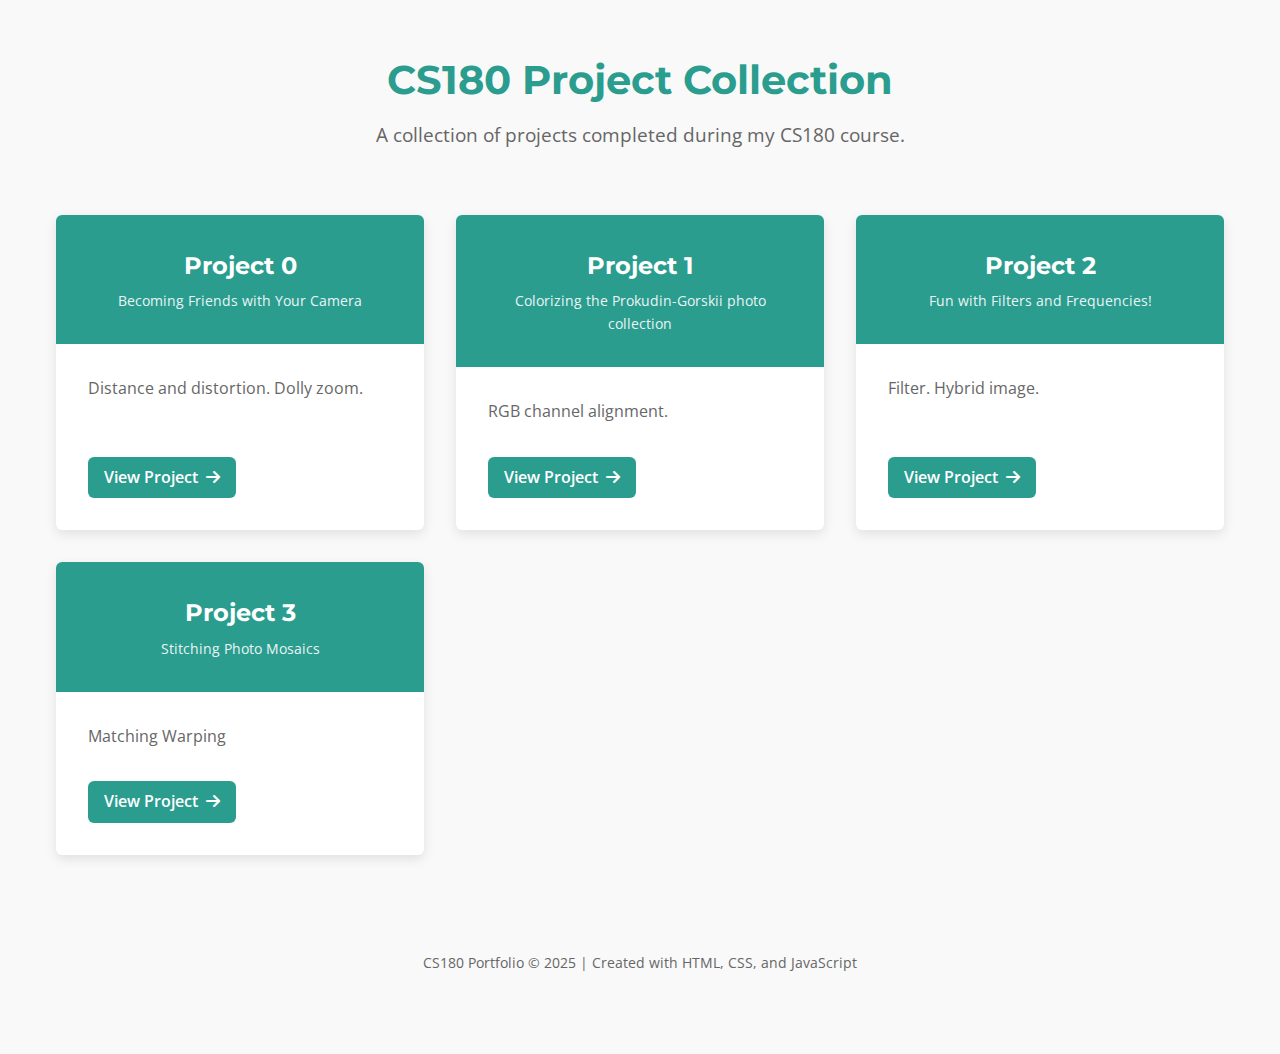
<file: index.html>
<!DOCTYPE html>
<html lang="en">
<head>
    <meta charset="UTF-8">
    <meta name="viewport" content="width=device-width, initial-scale=1.0">
    <title>CS180 projects</title>
    <link rel="stylesheet" href="https://cdnjs.cloudflare.com/ajax/libs/font-awesome/6.4.0/css/all.min.css">
    <link href="https://fonts.googleapis.com/css2?family=Montserrat:wght@400;600;700&family=Open+Sans:wght@400;500&display=swap" rel="stylesheet">
    <style>
        :root {
            /* Colors */
            --color-bg: #f9f9f9;
            --color-text: #333;
            --color-accent: #2a9d8f;
            --color-muted: #666;
            /* Spacing */
            --space-xs: 4px;
            --space-sm: 8px;
            --space-md: 16px;
            --space-lg: 32px;
            --space-xl: 64px;
            /* Radius & shadow */
            --radius: 6px;
            --shadow: rgba(0,0,0,0.1) 0px 4px 12px;
            --shadow-hover: rgba(0,0,0,0.2) 0px 6px 18px;
            /* Typo */
            --font-body: 'Open Sans', sans-serif;
            --font-heading: 'Montserrat', sans-serif;
        }

        * {
            box-sizing: border-box;
            margin: 0;
            padding: 0;
        }

        body {
            font-family: var(--font-body);
            background: var(--color-bg);
            color: var(--color-text);
            line-height: 1.6;
            -webkit-text-size-adjust: 100%;
            min-height: 100vh;
            padding: var(--space-md);
        }

        .container {
            max-width: 1200px;
            width: 100%;
            margin: auto;
            padding: var(--space-lg) var(--space-md);
            transition: padding 0.3s ease;
        }

        header {
            text-align: center;
            margin-bottom: var(--space-lg);
        }

        h1 {
            font-family: var(--font-heading);
            font-size: 2.5rem;
            color: var(--color-accent);
            margin-bottom: var(--space-sm);
            transition: font-size 0.3s ease;
        }

        .subtitle {
            font-size: 1.2rem;
            color: var(--color-muted);
            max-width: 600px;
            margin: 0 auto;
        }

        .projects-container {
            display: grid;
            grid-template-columns: repeat(auto-fill, minmax(300px, 1fr));
            gap: var(--space-lg);
            margin-top: var(--space-xl);
        }

        .project-card {
            background: white;
            border-radius: var(--radius);
            overflow: hidden;
            box-shadow: var(--shadow);
            transition: all 0.3s ease;
            display: flex;
            flex-direction: column;
        }

        .project-card:hover {
            transform: translateY(-10px);
            box-shadow: var(--shadow-hover);
        }

        .project-header {
            background: var(--color-accent);
            color: white;
            padding: var(--space-lg);
            text-align: center;
        }

        .project-title {
            font-family: var(--font-heading);
            font-size: 1.5rem;
            margin-bottom: var(--space-xs);
        }

        .project-number {
            font-size: 0.9rem;
            opacity: 0.9;
        }

        .project-content {
            padding: var(--space-lg);
            flex-grow: 1;
            display: flex;
            flex-direction: column;
        }

        .project-description {
            margin-bottom: var(--space-lg);
            color: var(--color-muted);
            flex-grow: 1;
        }

        .project-link {
            display: inline-block;
            background: var(--color-accent);
            color: white;
            padding: var(--space-sm) var(--space-md);
            border-radius: var(--radius);
            text-decoration: none;
            font-weight: 600;
            text-align: center;
            transition: all 0.3s ease;
            align-self: flex-start;
        }

        .project-link:hover {
            background: #238277; /* 稍微深一点的强调色 */
            transform: scale(1.05);
        }

        .project-link i {
            margin-left: var(--space-xs);
        }

        footer {
            text-align: center;
            margin-top: var(--space-xl);
            padding: var(--space-lg);
            color: var(--color-muted);
            font-size: 0.9rem;
        }

        /* —— 响应式调整 —— */
        @media (max-width: 768px) {
            .container {
                padding: var(--space-md) var(--space-sm);
            }
            
            h1 {
                font-size: 2rem;
            }
            
            .subtitle {
                font-size: 1rem;
            }
            
            .projects-container {
                grid-template-columns: 1fr;
                gap: var(--space-md);
            }
        }

        @media (max-width: 480px) {
            h1 {
                font-size: 1.75rem;
            }
            
            .subtitle {
                font-size: 0.9rem;
            }
            
            .container {
                padding: var(--space-md) var(--space-xs);
            }
        }
    </style>
</head>
<body>
    <div class="container">
        <header>
            <h1>CS180 Project Collection</h1>
            <p class="subtitle">A collection of projects completed during my CS180 course.</p>
        </header>
        
        <div class="projects-container">
            <div class="project-card">
                <div class="project-header">
                    <h2 class="project-title">Project 0</h2>
                    <div class="project-number">Becoming Friends with Your Camera</div>
                </div>
                <div class="project-content">
                    <p class="project-description">Distance and distortion. Dolly zoom.</p>
                    <a href="./1/index.html" class="project-link">View Project <i class="fas fa-arrow-right"></i></a>
                </div>
            </div>
            
            <div class="project-card">
                <div class="project-header">
                    <h2 class="project-title">Project 1</h2>
                    <div class="project-number">Colorizing the Prokudin-Gorskii photo collection</div>
                </div>
                <div class="project-content">
                    <p class="project-description">RGB channel alignment.</p>
                    <a href="./2/index.html" class="project-link">View Project <i class="fas fa-arrow-right"></i></a>
                </div>
            </div>
            
            <div class="project-card">
                <div class="project-header">
                    <h2 class="project-title">Project 2</h2>
                    <div class="project-number">Fun with Filters and Frequencies!</div>
                </div>
                <div class="project-content">
                    <p class="project-description">Filter. Hybrid image.</p>
                    <a href="./3/index.html" class="project-link">View Project <i class="fas fa-arrow-right"></i></a>
                </div>
            </div>

            <div class="project-card">
                <div class="project-header">
                    <h2 class="project-title">Project 3</h2>
                    <div class="project-number">Stitching Photo Mosaics</div>
                </div>
                <div class="project-content">
                    <p class="project-description">Matching Warping</p>
                    <a href="./4/index.html" class="project-link">View Project <i class="fas fa-arrow-right"></i></a>
                </div>
            </div>

            <div class="project-card">
                <div class="project-header">
                    <h2 class="project-title">Project 4</h2>
                    <div class="project-number">Neural Radiance Field (NeRF)</div>
                </div>
                <div class="project-content">
                    <p class="project-description">3D Scene Reconstruction</p>
                    <a href="./5/index.html" class="project-link">View Project <i class="fas fa-arrow-right"></i></a>
                </div>
            </div>

            <div class="project-card">
                <div class="project-header">
                    <h2 class="project-title">Project 5</h2>
                    <div class="project-number">Fun With Diffusion Models!</div>
                </div>
                <div class="project-content">
                    <p class="project-description">Diffusion model</p>
                    <a href="./6/index.html" class="project-link">View Project <i class="fas fa-arrow-right"></i></a>
                </div>
            </div>

        </div>
        
        <footer>
            <p>CS180 Portfolio &copy; 2025 | Created with HTML, CSS, and JavaScript</p>
        </footer>
    </div>

    <script>
        // 添加简单的页面加载动画
        document.addEventListener('DOMContentLoaded', function() {
            const cards = document.querySelectorAll('.project-card');
            
            cards.forEach((card, index) => {
                card.style.opacity = '0';
                card.style.transform = 'translateY(20px)';
                
                setTimeout(() => {
                    card.style.transition = 'opacity 0.5s ease, transform 0.5s ease';
                    card.style.opacity = '1';
                    card.style.transform = 'translateY(0)';
                }, index * 200);
            });
        });
    </script>
</body>
</html>
</file>
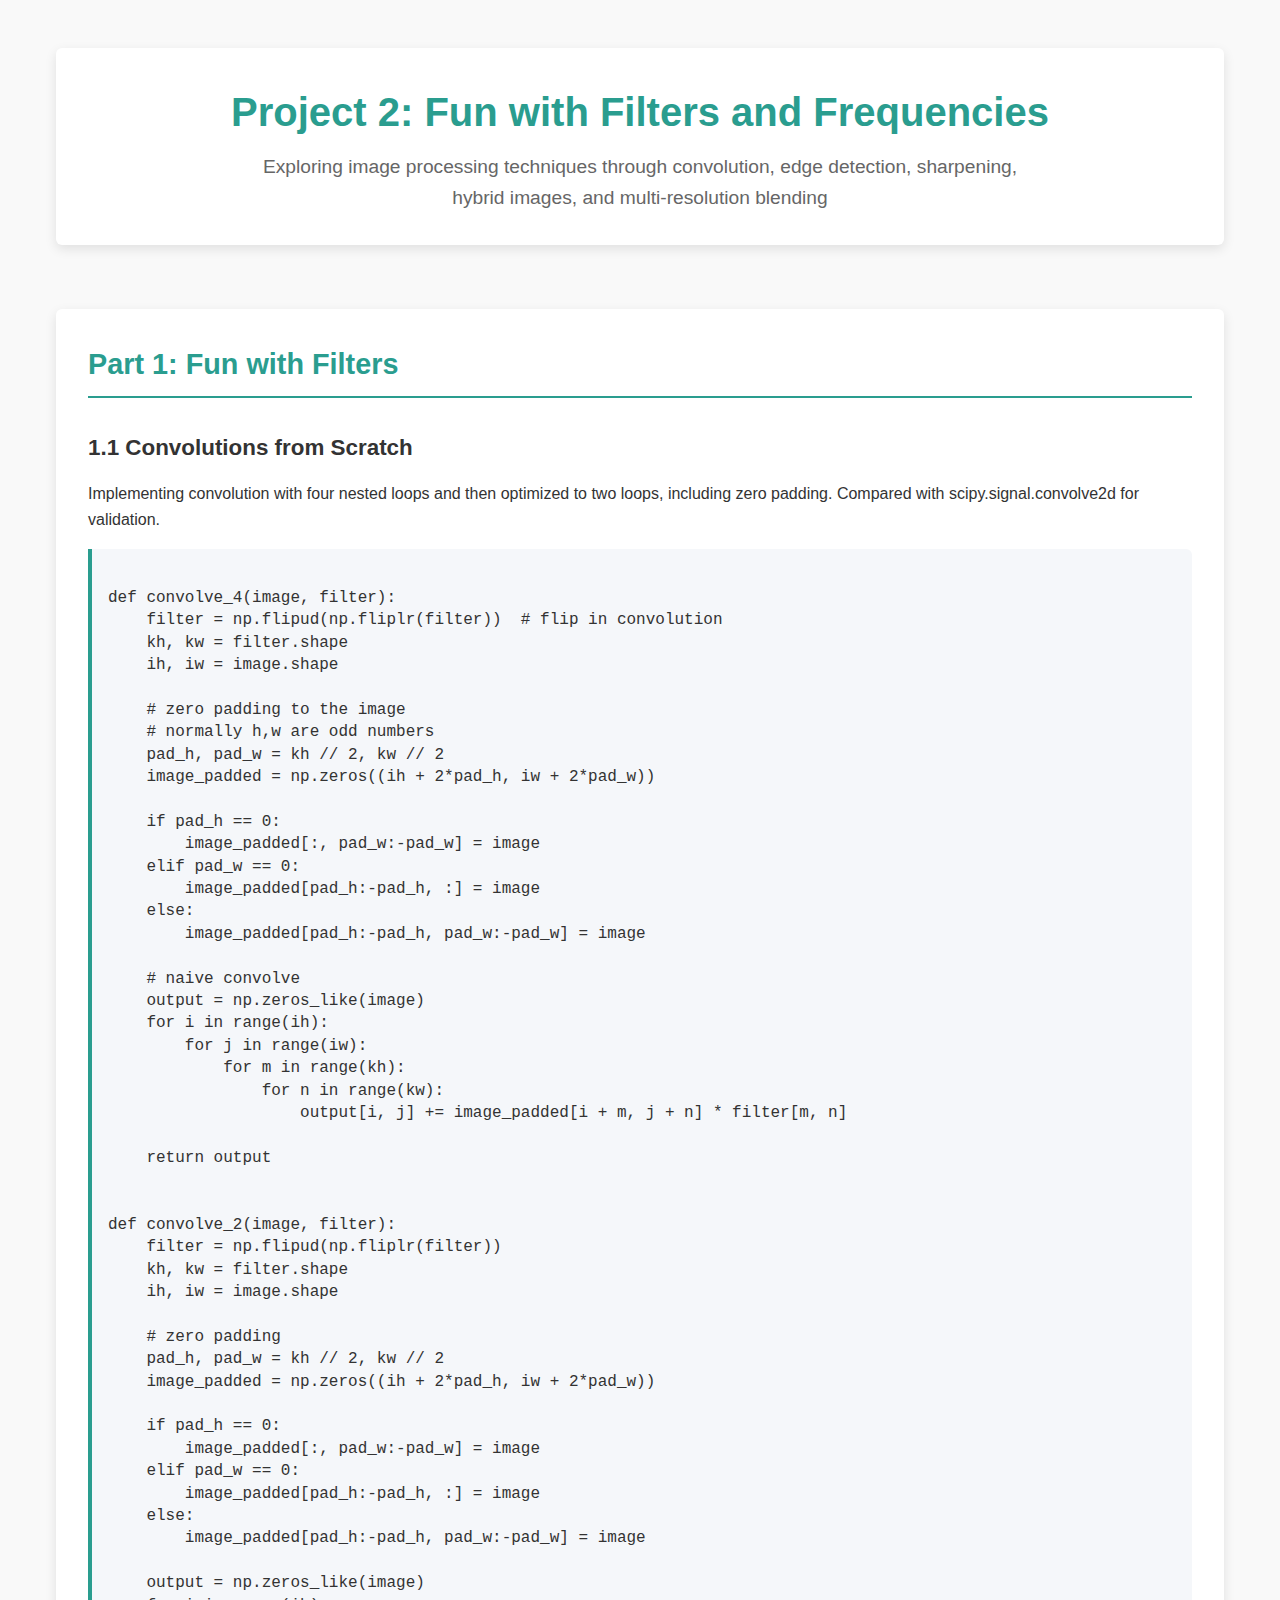
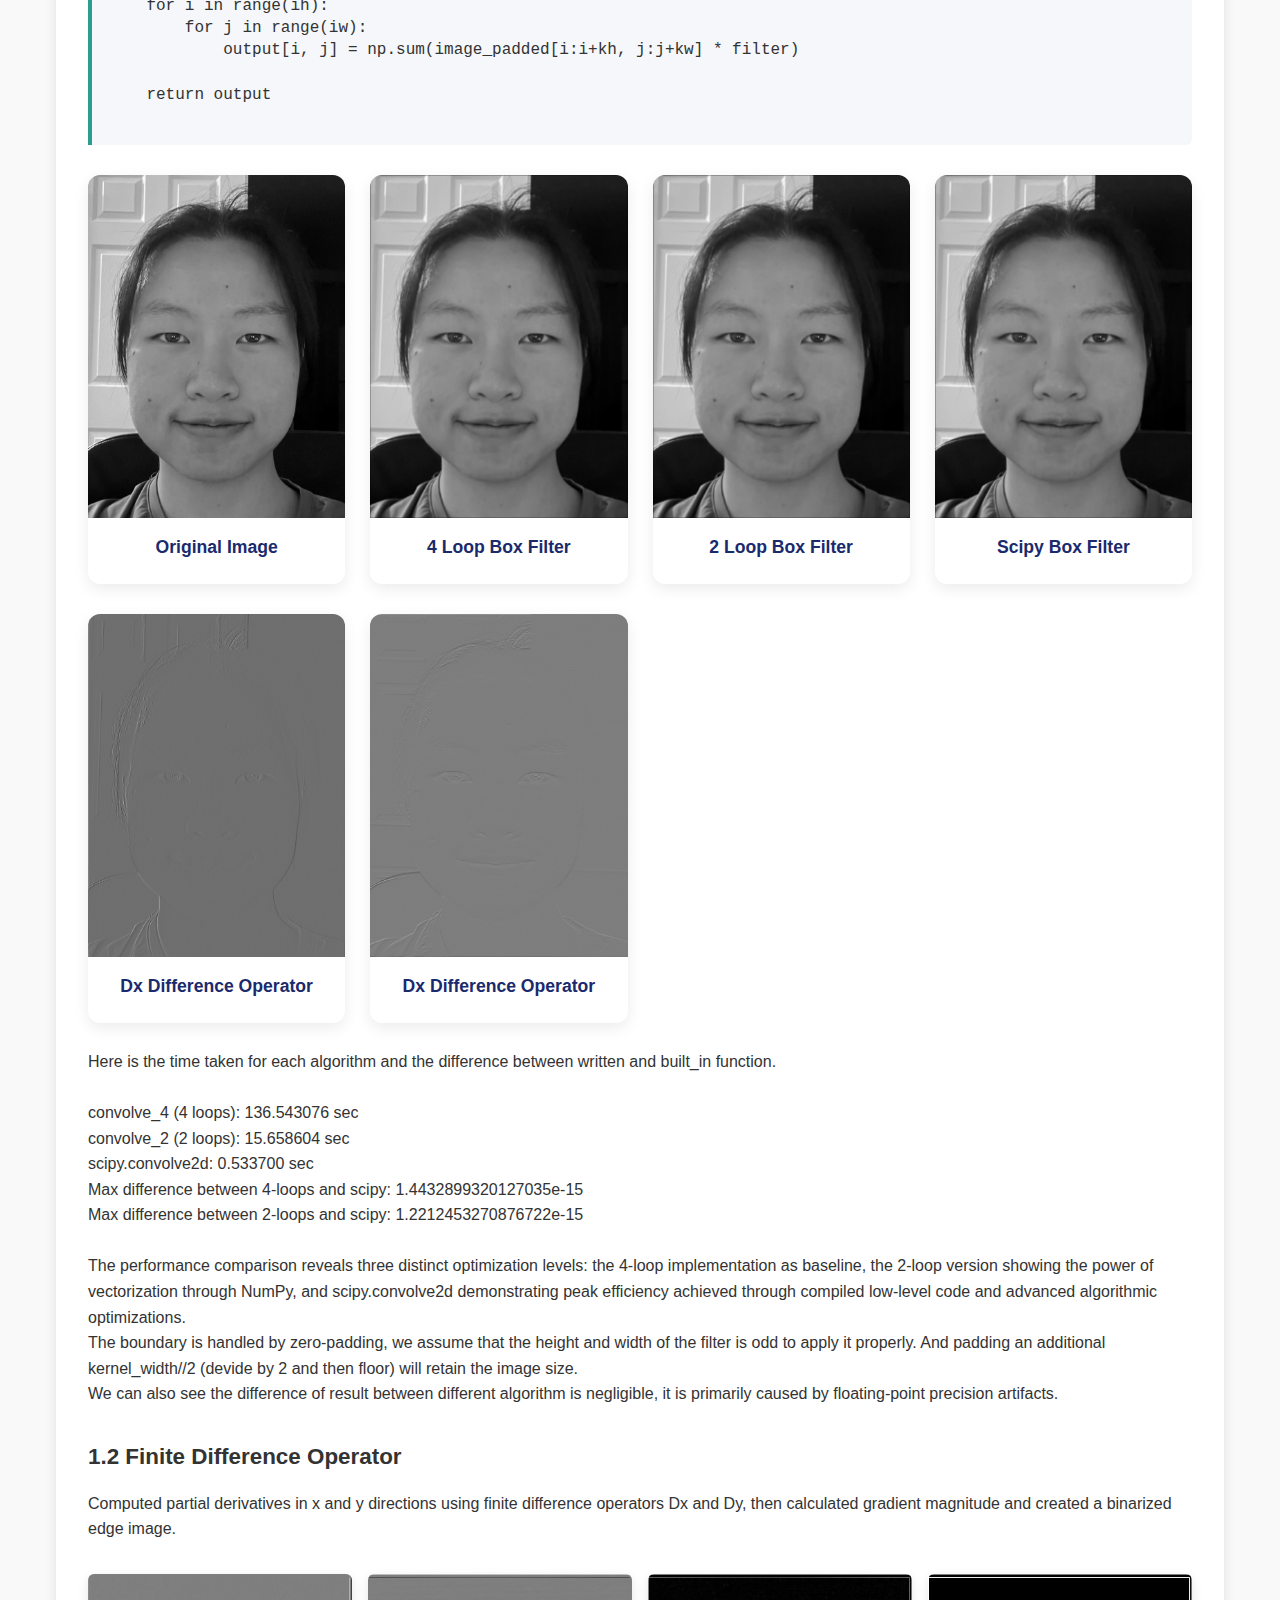
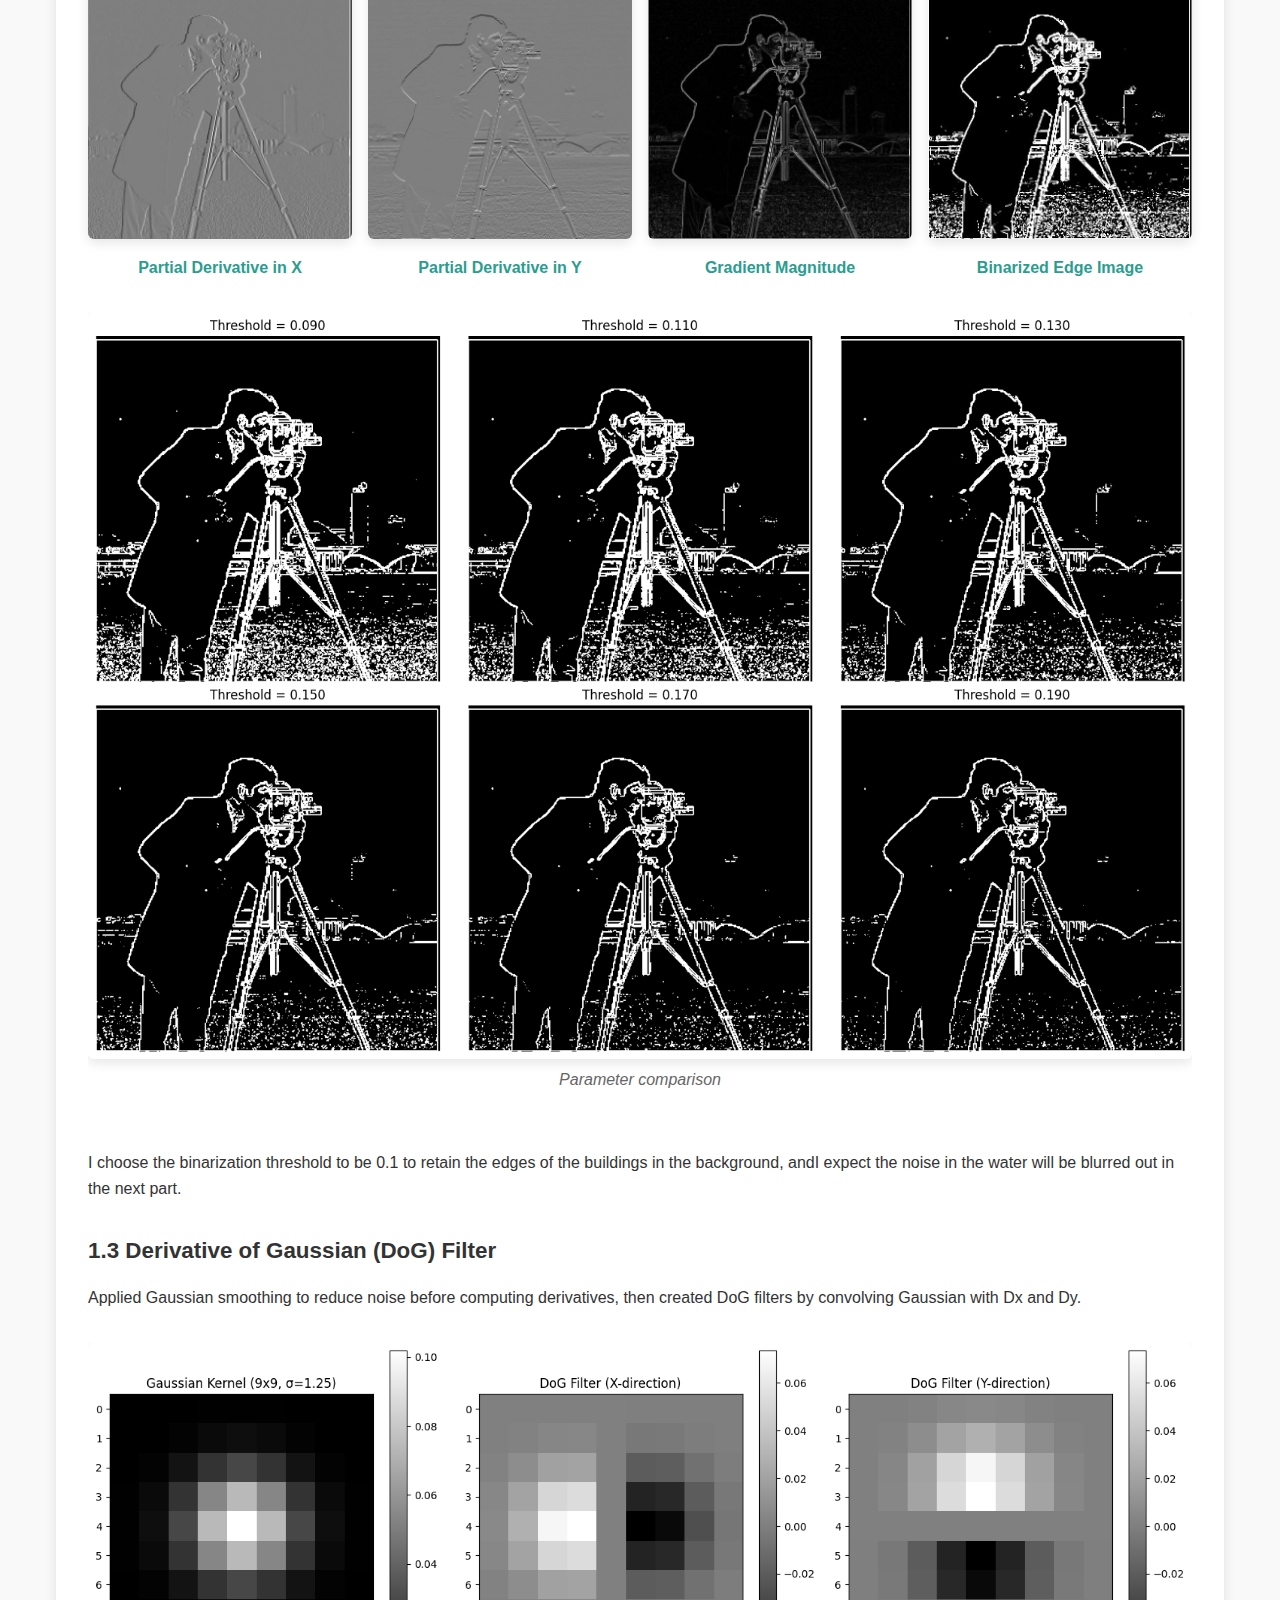
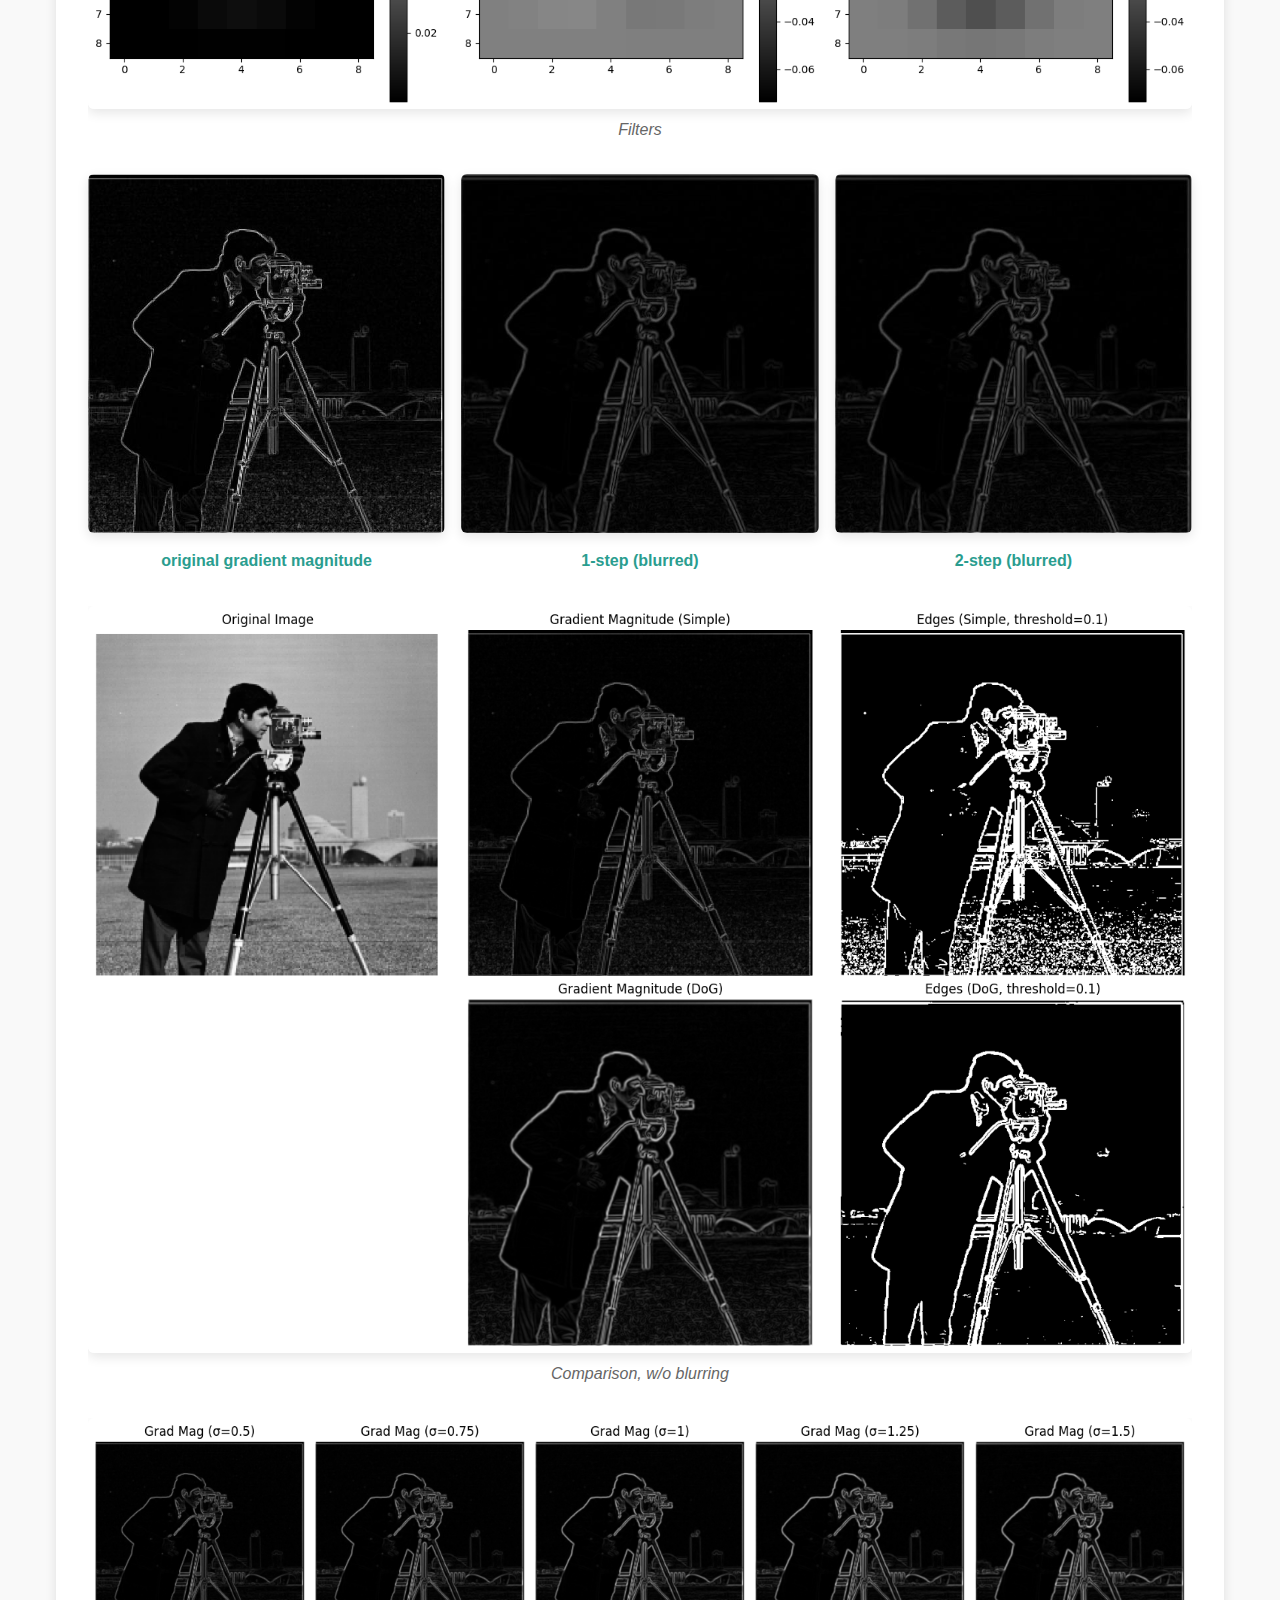
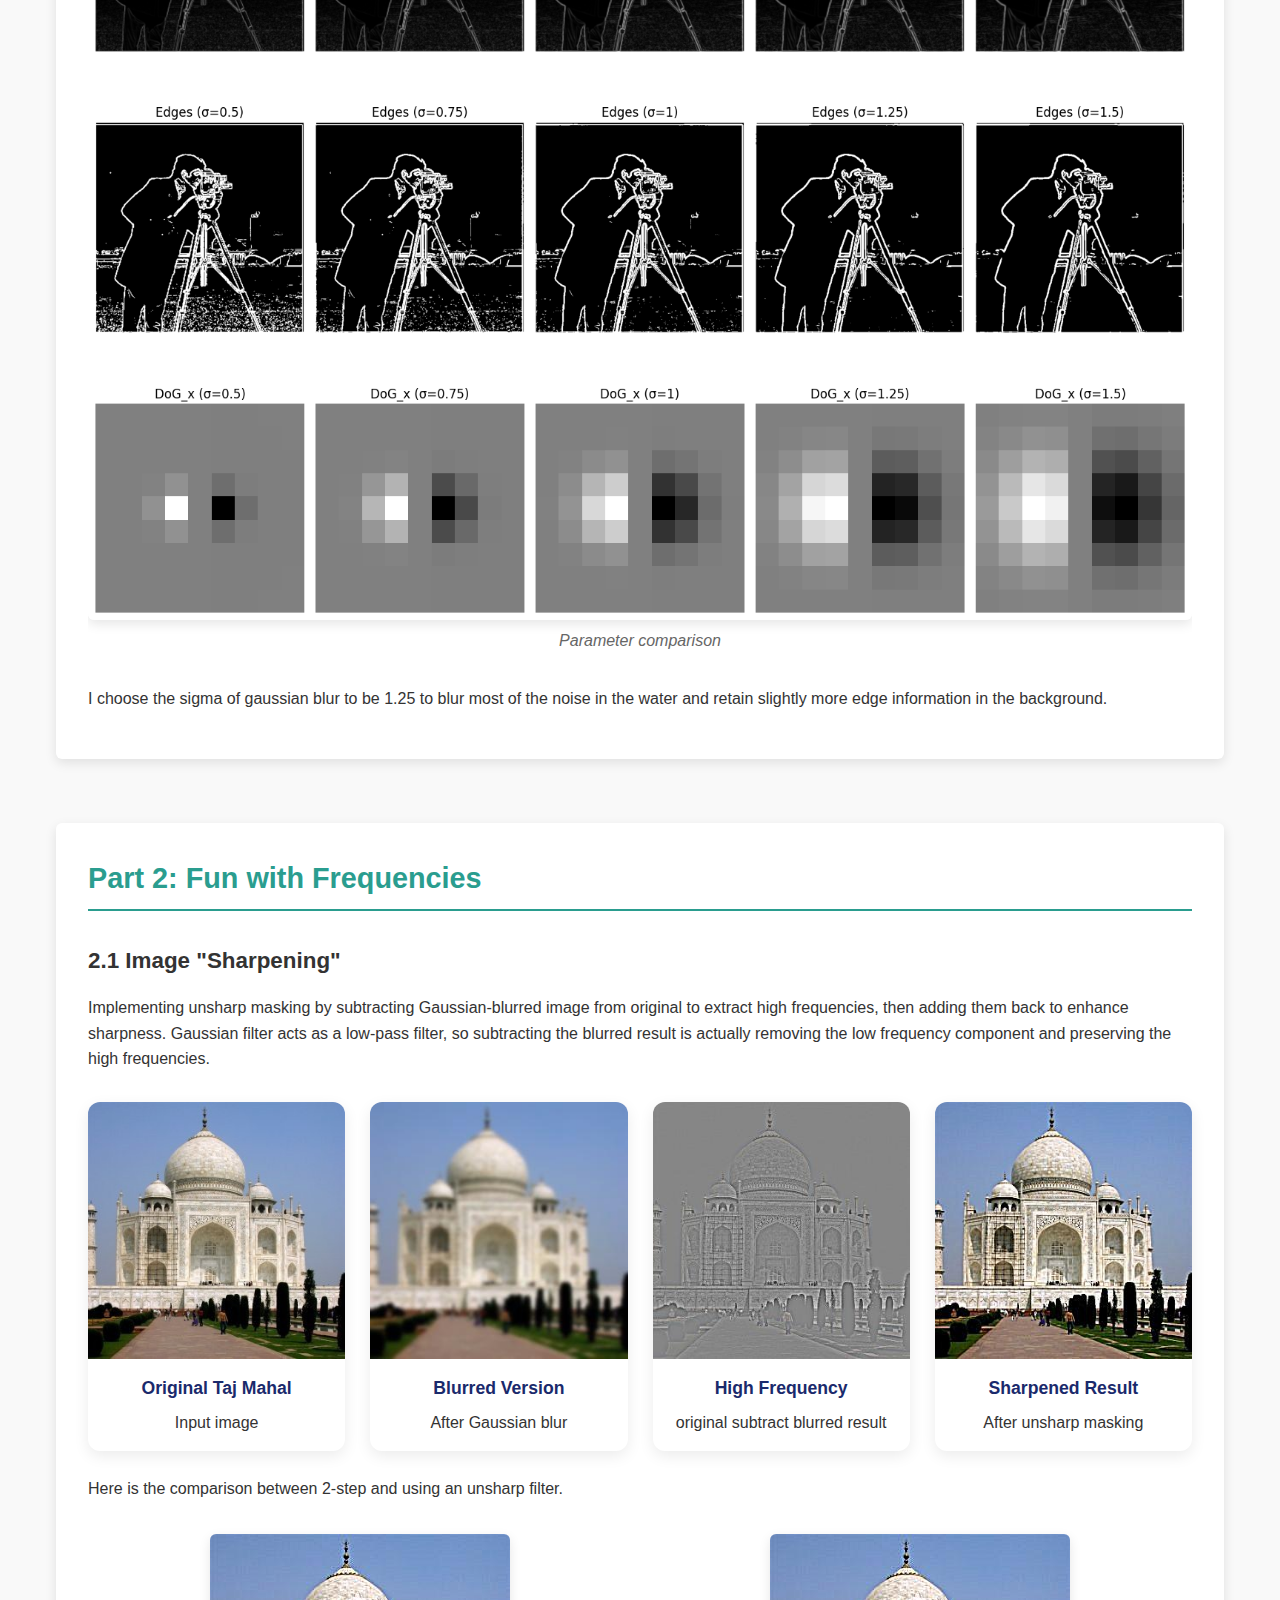
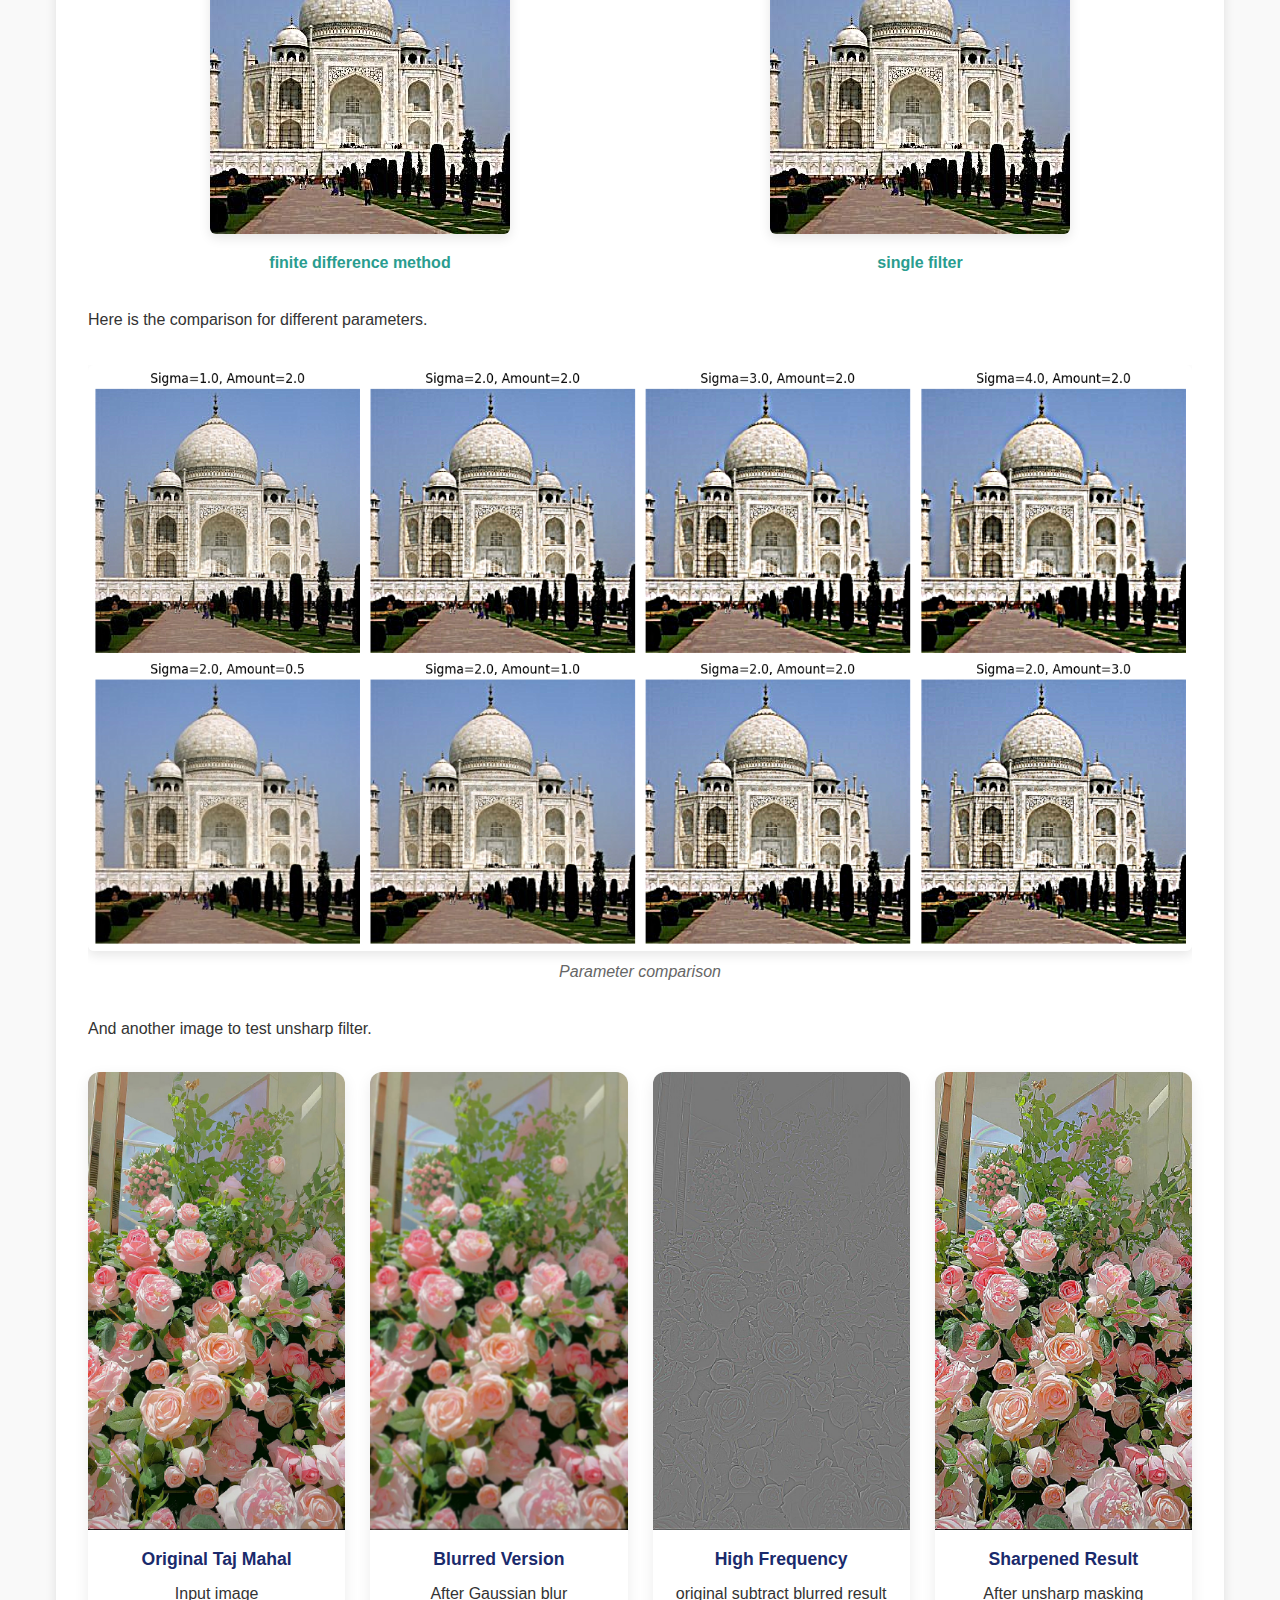
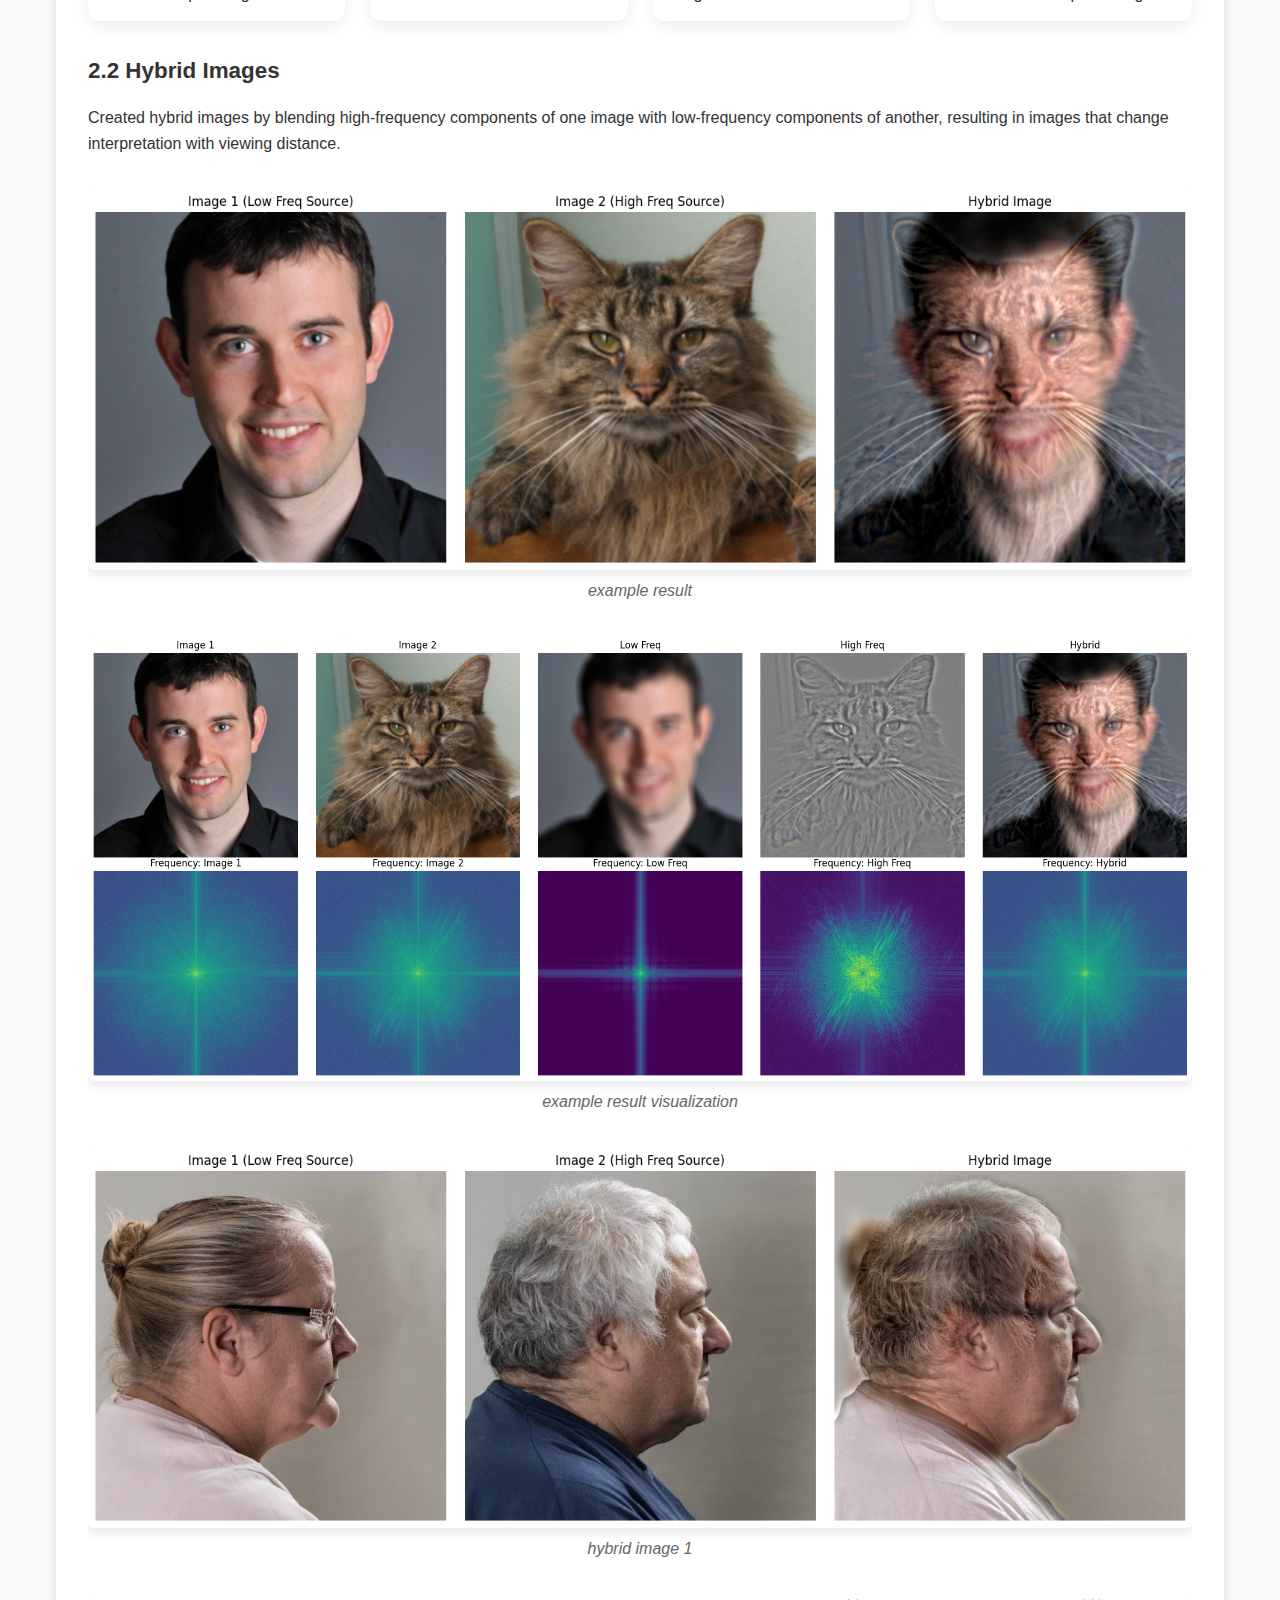
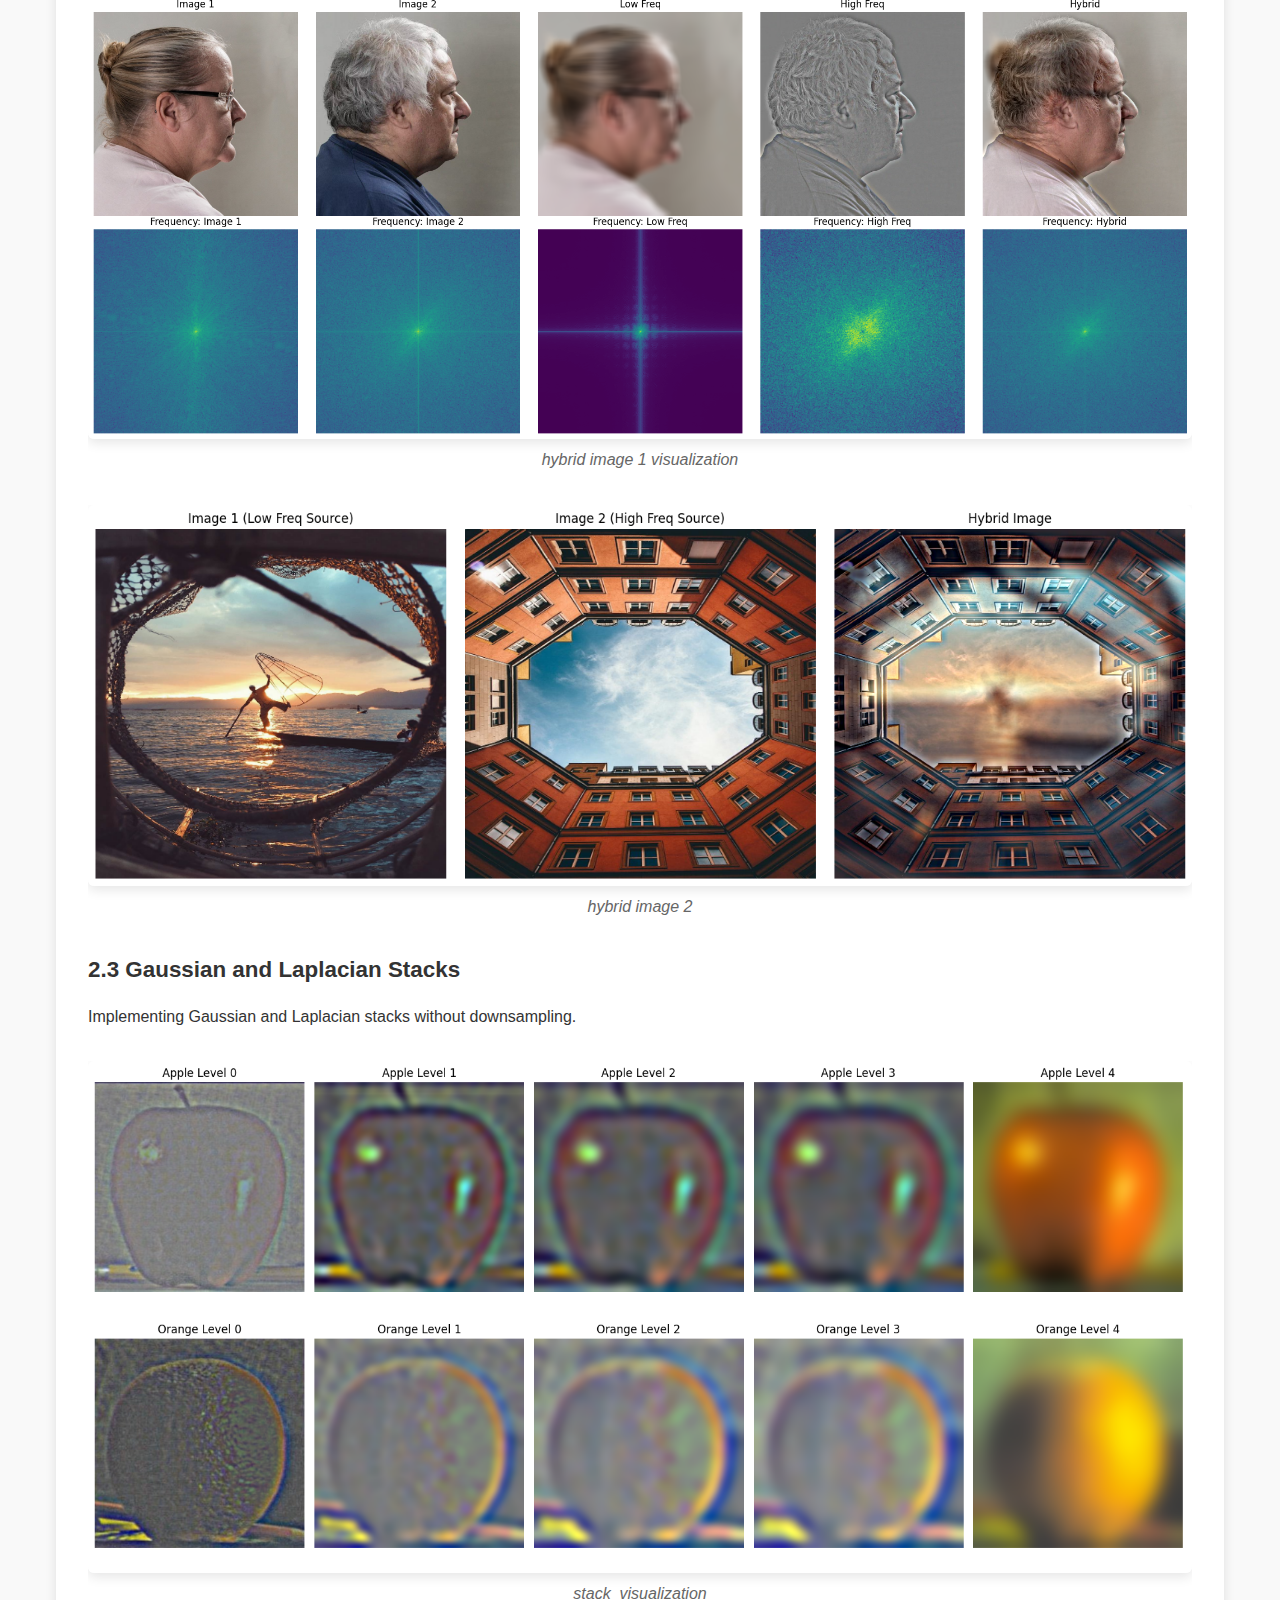
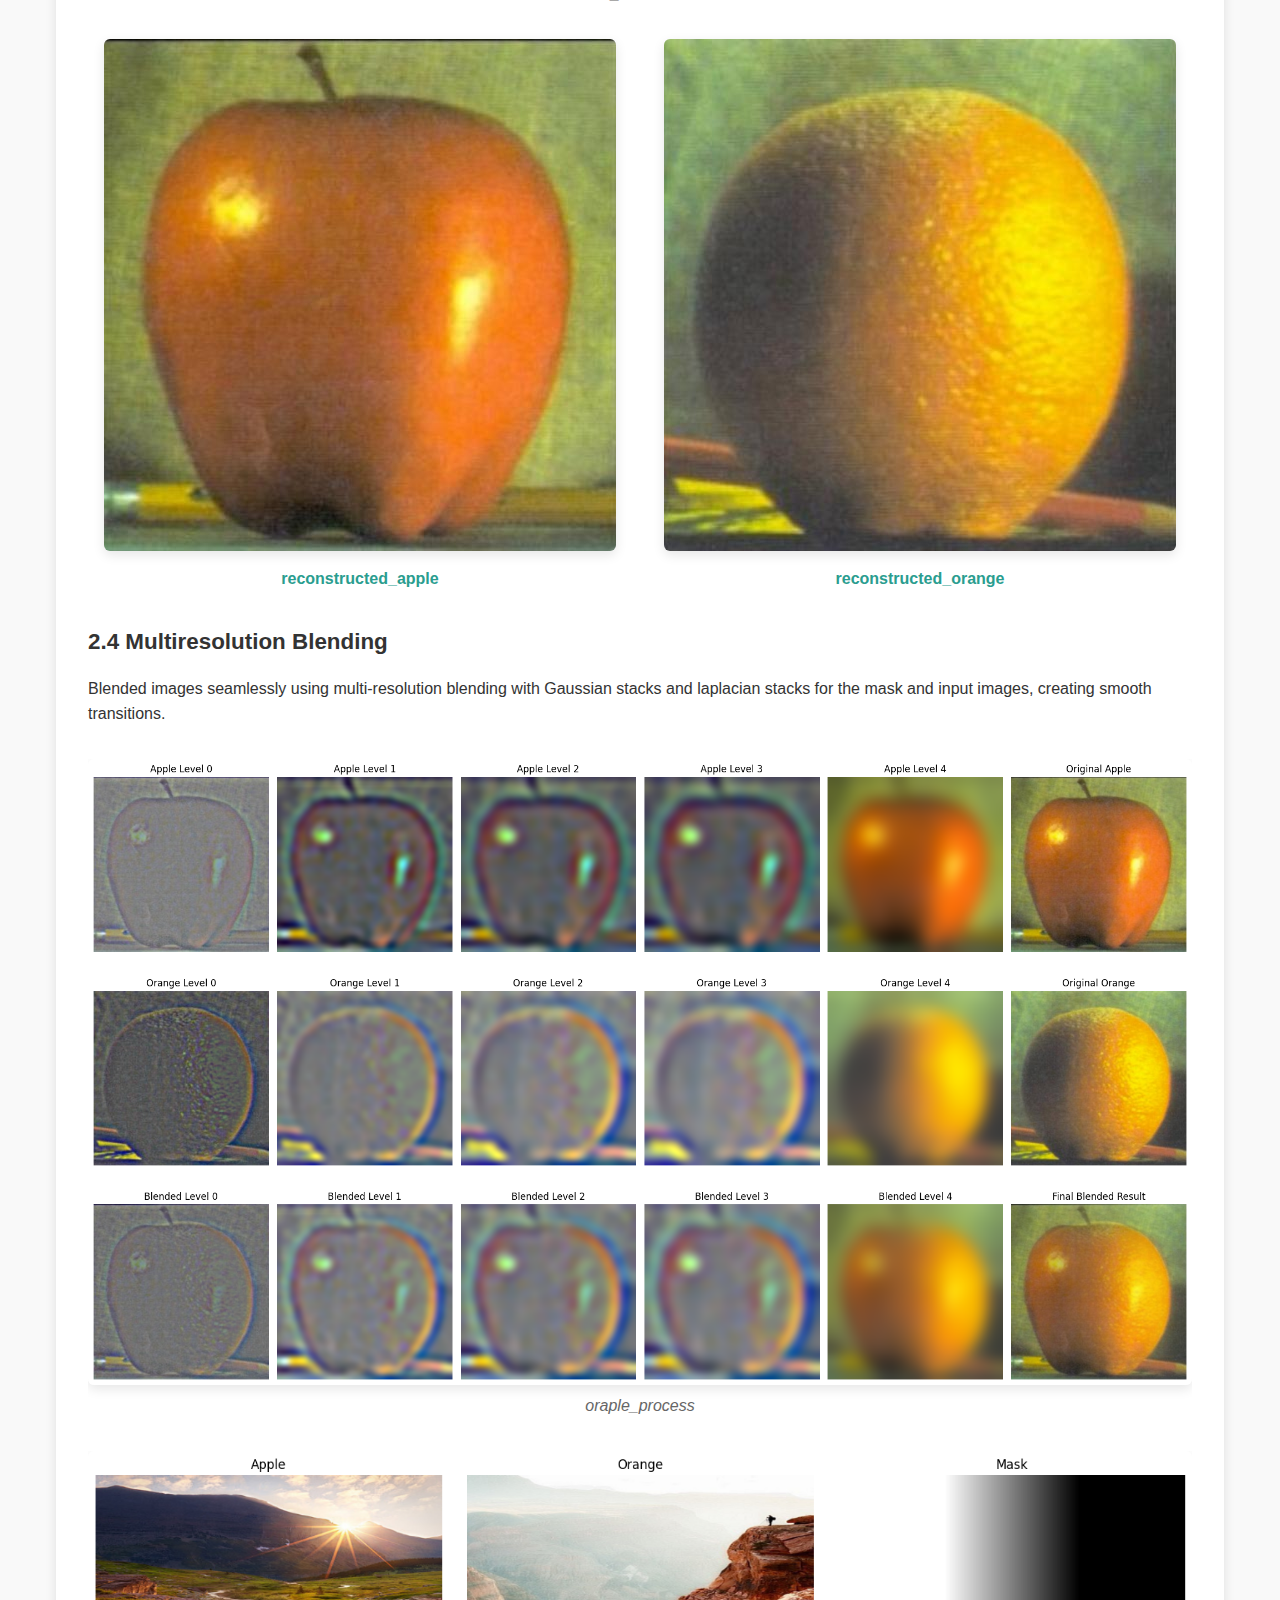
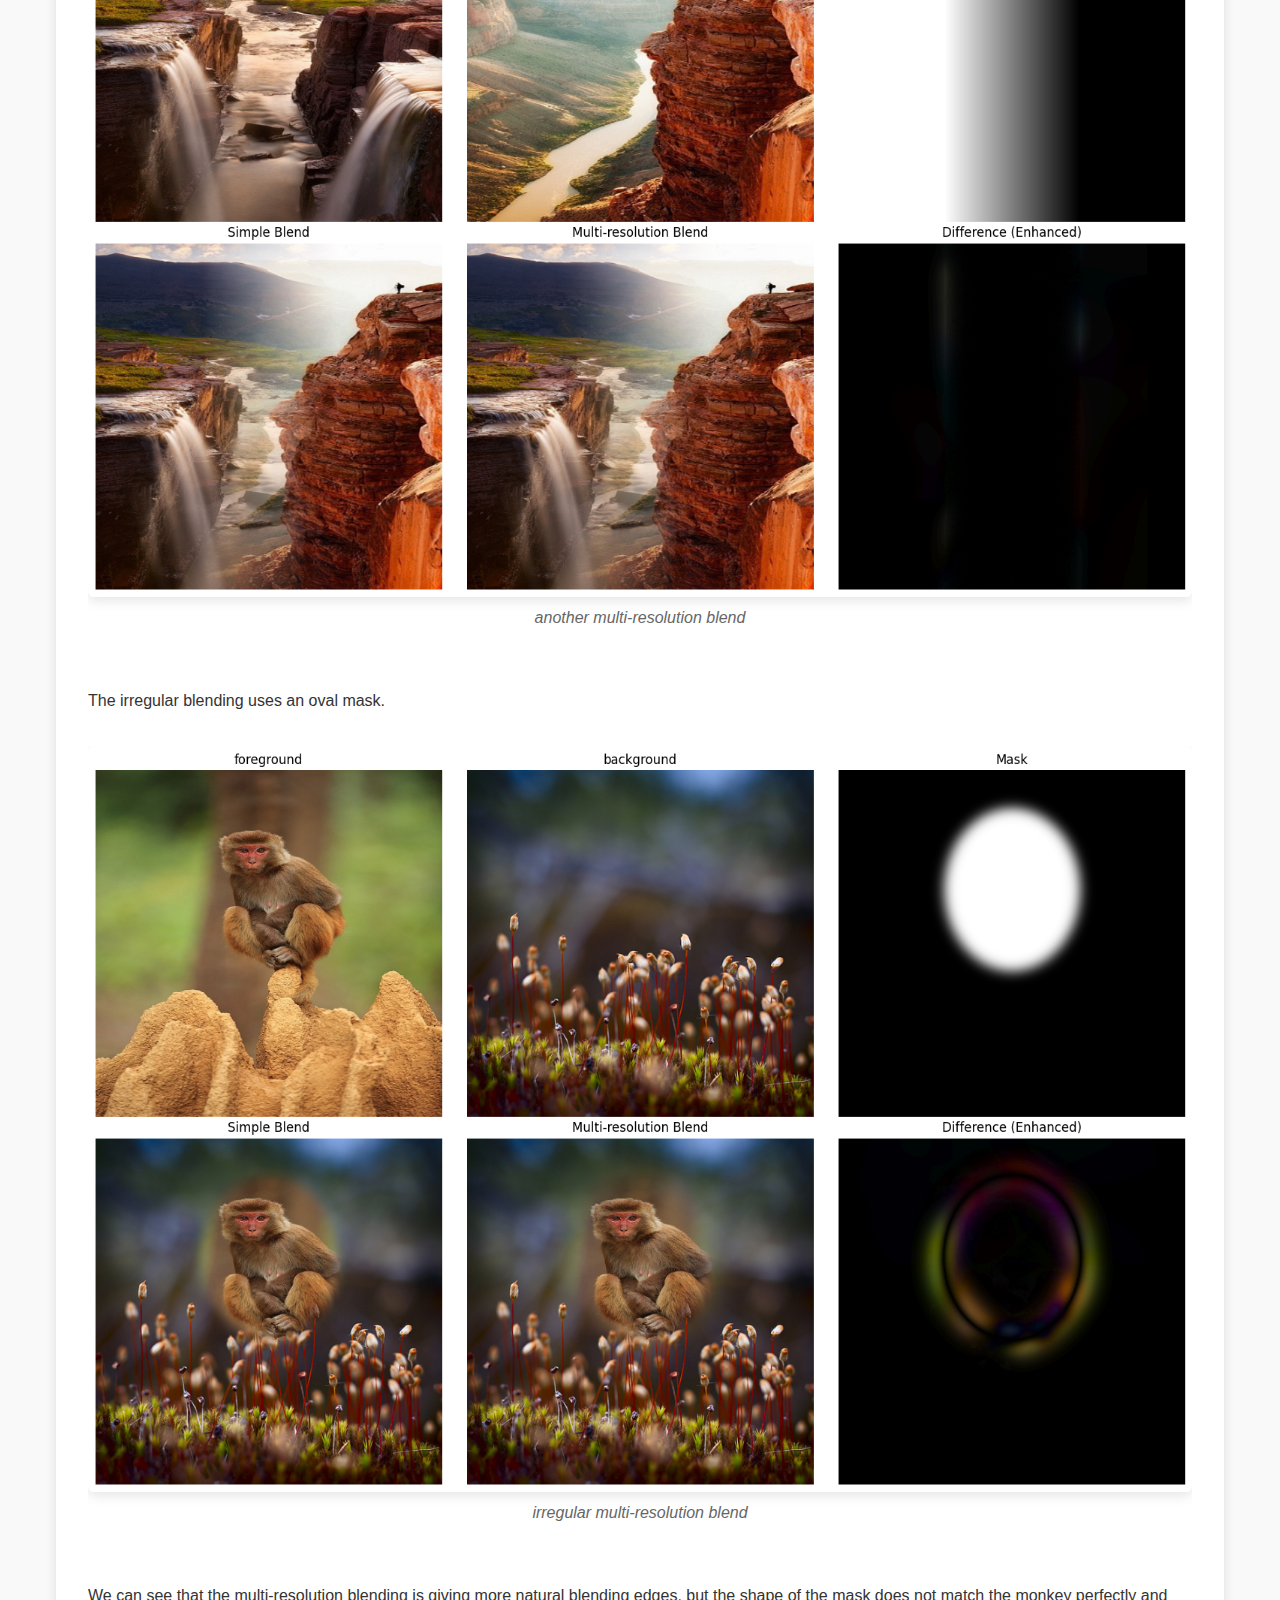
<file: 3/index.html>
<!DOCTYPE html>
<html lang="en">
<head>
    <meta charset="UTF-8" />
    <meta name="viewport" content="width=device-width, initial-scale=1.0"/>
    <title>Project 2: Fun with Filters and Frequencies</title>
    <link rel="stylesheet" href="style.css" />
</head>
<body>
    <div class="container">
        <header>
            <h1>Project 2: Fun with Filters and Frequencies</h1>
            <p class="subtitle">Exploring image processing techniques through convolution, edge detection, sharpening, hybrid images, and multi-resolution blending</p>
        </header>
        
        <section id="part1">
            <h2>Part 1: Fun with Filters</h2>
            
            <div id="part1-1">
                <h3>1.1 Convolutions from Scratch</h3>
                <p>Implementing convolution with four nested loops and then optimized to two loops, including zero padding. Compared with scipy.signal.convolve2d for validation.</p>
                
                <div class="code-snippet">
def convolve_4(image, filter):
    filter = np.flipud(np.fliplr(filter))  # flip in convolution
    kh, kw = filter.shape
    ih, iw = image.shape

    # zero padding to the image
    # normally h,w are odd numbers
    pad_h, pad_w = kh // 2, kw // 2
    image_padded = np.zeros((ih + 2*pad_h, iw + 2*pad_w))

    if pad_h == 0:
        image_padded[:, pad_w:-pad_w] = image
    elif pad_w == 0:
        image_padded[pad_h:-pad_h, :] = image
    else:
        image_padded[pad_h:-pad_h, pad_w:-pad_w] = image

    # naive convolve
    output = np.zeros_like(image)
    for i in range(ih):
        for j in range(iw):
            for m in range(kh):
                for n in range(kw):
                    output[i, j] += image_padded[i + m, j + n] * filter[m, n]
                    
    return output


def convolve_2(image, filter):
    filter = np.flipud(np.fliplr(filter))
    kh, kw = filter.shape
    ih, iw = image.shape
    
    # zero padding
    pad_h, pad_w = kh // 2, kw // 2    
    image_padded = np.zeros((ih + 2*pad_h, iw + 2*pad_w))

    if pad_h == 0:
        image_padded[:, pad_w:-pad_w] = image
    elif pad_w == 0:
        image_padded[pad_h:-pad_h, :] = image
    else:
        image_padded[pad_h:-pad_h, pad_w:-pad_w] = image

    output = np.zeros_like(image)
    for i in range(ih):
        for j in range(iw):
            output[i, j] = np.sum(image_padded[i:i+kh, j:j+kw] * filter)
                    
    return output
                </div>
                
                <div class="image-gallery">
                    <div class="image-card">
                        <div class="image-container">
                            <img src="images/part1_1/selfie_gray.jpg" alt="selfie">
                        </div>
                        <div class="image-info">
                            <div class="image-title">Original Image</div>
                        </div>
                    </div>
                    
                    <div class="image-card">
                        <div class="image-container">
                            <img src="images/part1_1/box_4loops.jpg" alt="4loop">
                        </div>
                        <div class="image-info">
                            <div class="image-title">4 loop box filter</div>
                        </div>
                    </div>

                    <div class="image-card">
                        <div class="image-container">
                            <img src="images/part1_1/box_2loops.jpg" alt="2loop">
                        </div>
                        <div class="image-info">
                            <div class="image-title">2 loop box filter</div>
                        </div>
                    </div>

                    <div class="image-card">
                        <div class="image-container">
                            <img src="images/part1_1/box_scipy.jpg" alt="built_in">
                        </div>
                        <div class="image-info">
                            <div class="image-title">scipy box filter</div>
                        </div>
                    </div>
                </div>
            </div>

            <div class="image-gallery">
                    <div class="image-card">
                        <div class="image-container">
                            <img src="images/part1_1/dx.jpg" alt="dx">
                        </div>
                        <div class="image-info">
                            <div class="image-title">dx difference operator</div>
                        </div>
                    </div>
                    
                    <div class="image-card">
                        <div class="image-container">
                            <img src="images/part1_1/dy.jpg" alt="4loop">
                        </div>
                        <div class="image-info">
                            <div class="image-title">dx difference operator</div>
                        </div>
                    </div>
            </div>
            <p>    
                <br>Here is the time taken for each algorithm and the difference between written and built_in function.
                <br><br>
                    convolve_4 (4 loops):   136.543076 sec
                <br>    convolve_2 (2 loops):   15.658604 sec
                <br>    scipy.convolve2d:       0.533700 sec
                <br>Max difference between 4-loops and scipy: 1.4432899320127035e-15
                <br>Max difference between 2-loops and scipy: 1.2212453270876722e-15
                <br><br>
                The performance comparison reveals three distinct optimization levels: the 4-loop implementation as baseline, the 2-loop version showing the power of vectorization through NumPy, and scipy.convolve2d demonstrating peak efficiency achieved through compiled low-level code and advanced algorithmic optimizations.
                <br>The boundary is handled by zero-padding, we assume that the height and width of the filter is odd to apply it properly. And padding an additional kernel_width//2 (devide by 2 and then floor) will retain the image size.    
                <br>We can also see the difference of result between different algorithm is negligible, it is primarily caused by floating-point precision artifacts.
            </p>

            <div id="part1-2">
                <h3>1.2 Finite Difference Operator</h3>
                <p>Computed partial derivatives in x and y directions using finite difference operators Dx and Dy, then calculated gradient magnitude and created a binarized edge image.</p>
                
                <div class="comparison-container">
                    <div class="comparison-item">
                        <img src="images/part1_2/cameraman_dx.jpg" alt="Dx">
                        <div class="comparison-label">Partial Derivative in X</div>
                    </div>
                    <div class="comparison-item">
                        <img src="images/part1_2/cameraman_dy.jpg" alt="Dy">
                        <div class="comparison-label">Partial Derivative in Y</div>
                    </div>
                    <div class="comparison-item">
                        <img src="images/part1_2/grad_mag.jpg" alt="Gradient Magnitude">
                        <div class="comparison-label">Gradient Magnitude</div>
                    </div>
                    <div class="comparison-item">
                        <img src="images/part1_2/final_edges.jpg" alt="Binary Edge">
                        <div class="comparison-label">Binarized Edge Image</div>
                    </div>
                </div>

                <div class = "figure-center">
                    <img src="images/part1_2/para.png" alt="parameter">
                        <div class="label">Parameter comparison</div>
                </div>
                
                <p>
                    <br>
                    I choose the binarization threshold to be 0.1 to retain the edges of the buildings in the background, andI expect the noise in the water will be blurred out in the next part.
                </p>
            </div>
            <div id="part1-3">
                <h3>1.3 Derivative of Gaussian (DoG) Filter</h3>
                <p>Applied Gaussian smoothing to reduce noise before computing derivatives, then created DoG filters by convolving Gaussian with Dx and Dy.</p>
                
                <!-- and ends with <div class="methodology">
                    <p><strong>Methodology:</strong> Created 2D Gaussian filter using cv2.getGaussianKernel(), then convolved with finite difference operators to create DoG filters.</p>
                </div>-->
                
                <div class = "figure-center">
                    <img src="images/part1_3/filters.png" alt="filters">
                        <div class="label">Filters</div>
                </div>

                <div class="comparison-container">
                    <div class="comparison-item">
                        <img src="images/part1_2/grad_mag.jpg" alt="original">
                        <div class="comparison-label">original gradient magnitude</div>
                    </div>
                    <div class="comparison-item">
                        <img src="images/part1_3/grad_mag_one_step.jpg" alt="Gaussian Blurred">
                        <div class="comparison-label">1-step (blurred)</div>
                    </div>
                    <div class="comparison-item">
                        <img src="images/part1_3/grad_mag_two_step.jpg" alt="DoG X">
                        <div class="comparison-label">2-step (blurred)</div>
                    </div>
                </div>

                <div class = "figure-center">
                    <img src="images/part1_3//after_DoG.png" alt="fcomparison">
                        <div class="label">Comparison, w/o blurring</div>
                </div>

                <div class = "figure-center">
                    <img src="images/part1_3/para.png" alt="parameter">
                        <div class="label">Parameter comparison</div>
                </div>

                <p>
                    I choose the sigma of gaussian blur to be 1.25 to blur most of the noise in the water and retain slightly more edge information in the background.
                </p>

            </div>
            <!--
            
            <div class="bells-whistles">
                <h3><i class="fas fa-star"></i> Bells & Whistles: Gradient Orientation Visualization</h3>
                <p>Computed image gradient orientations and visualized using HSV color space, with hue representing orientation.</p>
                <div class="image-gallery">
                    <div class="image-card">
                        <div class="image-container">
                            <img src="images/gradient_orientation.jpg" alt="Gradient Orientation">
                        </div>
                        <div class="image-info">
                            <div class="image-title">Gradient Orientation</div>
                            <div class="image-description">HSV visualization</div>
                        </div>
                    </div>
                </div>
            </div>
            -->
        </section>
        
        <section id="part2">
            <h2>Part 2: Fun with Frequencies</h2>
            
            <div id="part2-1">
                <h3>2.1 Image "Sharpening"</h3>
                <p>Implementing unsharp masking by subtracting Gaussian-blurred image from original to extract high frequencies, then adding them back to enhance sharpness.
                    Gaussian filter acts as a low-pass filter, so subtracting the blurred result is actually removing the low frequency component and preserving the high frequencies.
                </p>
                

                <div class="image-gallery">
                    <div class="image-card">
                        <div class="image-container">
                            <img src="images/part2_1/taj.jpg" alt="Taj Original">
                        </div>
                        <div class="image-info">
                            <div class="image-title">Original Taj Mahal</div>
                            <div class="image-description">Input image</div>
                        </div>
                    </div>
                    
                    <div class="image-card">
                        <div class="image-container">
                            <img src="images/part2_1/blurred_taj_taj.jpg" alt="Taj Blurred">
                        </div>
                        <div class="image-info">
                            <div class="image-title">Blurred Version</div>
                            <div class="image-description">After Gaussian blur</div>
                        </div>
                    </div>
                    
                    <div class="image-card">
                        <div class="image-container">
                            <img src="images/part2_1/high_freq_taj.jpg" alt="Taj high">
                        </div>
                        <div class="image-info">
                            <div class="image-title">High frequency</div>
                            <div class="image-description">original subtract blurred result</div>
                        </div>
                    </div>

                    <div class="image-card">
                        <div class="image-container">
                            <img src="images/part2_1/sharpened_taj_single.jpg" alt="Taj high">
                        </div>
                        <div class="image-info">
                            <div class="image-title">Sharpened Result</div>
                            <div class="image-description">After unsharp masking</div>
                        </div>
                    </div>
                </div>

                <p>
                    <br>Here is the comparison between 2-step and using an unsharp filter.
                </p>

                <div class="comparison-container">
                    <div class="comparison-item">
                        <img src="images/part2_1/sharpened_taj.jpg" alt="finite">
                        <div class="comparison-label">finite difference method</div>
                    </div>
                    <div class="comparison-item">
                        <img src="images/part2_1/sharpened_taj_single.jpg" alt="single filter">
                        <div class="comparison-label">single filter</div>
                    </div>
                </div>
                
                <p>
                    Here is the comparison for different parameters.
                </p>
                <div class = "figure-center">
                    <img src="images/part2_1/para.png" alt="parameter">
                        <div class="label">Parameter comparison</div>
                </div>

                <p>
                    And another image to test unsharp filter.
                </p>
                
                <div class="image-gallery">
                    <div class="image-card">
                        <div class="image-container">
                            <img src="images/part2_1/flower.jpg" alt="Taj Original">
                        </div>
                        <div class="image-info">
                            <div class="image-title">Original Taj Mahal</div>
                            <div class="image-description">Input image</div>
                        </div>
                    </div>
                    
                    <div class="image-card">
                        <div class="image-container">
                            <img src="images/part2_1/blurred_flower_flower.jpg" alt="Taj Blurred">
                        </div>
                        <div class="image-info">
                            <div class="image-title">Blurred Version</div>
                            <div class="image-description">After Gaussian blur</div>
                        </div>
                    </div>
                    
                    <div class="image-card">
                        <div class="image-container">
                            <img src="images/part2_1/high_freq_flower.jpg" alt="Flower high">
                        </div>
                        <div class="image-info">
                            <div class="image-title">High frequency</div>
                            <div class="image-description">original subtract blurred result</div>
                        </div>
                    </div>

                    <div class="image-card">
                        <div class="image-container">
                            <img src="images/part2_1/sharpened_flower_single.jpg" alt="Flower high">
                        </div>
                        <div class="image-info">
                            <div class="image-title">Sharpened Result</div>
                            <div class="image-description">After unsharp masking</div>
                        </div>
                    </div>
                </div>

                
            



            </div>
            
            <div id="part2-2">
                <h3>2.2 Hybrid Images</h3>
                <p>Created hybrid images by blending high-frequency components of one image with low-frequency components of another, resulting in images that change interpretation with viewing distance.</p>
                
                <div class = "figure-center">
                    <img src="images/part2_2/man_cat_result.png" alt="example result">
                        <div class="label">example result</div>
                </div>
                <div class = "figure-center">
                    <img src="images/part2_2/man_cat.png" alt="example result visualization">
                        <div class="label">example result visualization</div>
                </div>

                <div class = "figure-center">
                    <img src="images/part2_2/hybrid1_result.png" alt="hybrid image 1">
                        <div class="label">hybrid image 1</div>
                </div>
                <div class = "figure-center">
                    <img src="images/part2_2/hybrid1.png" alt="hybrid image 1 visualization">
                        <div class="label">hybrid image 1 visualization</div>
                </div>

                <div class = "figure-center">
                    <img src="images/part2_2/hybrid2_result.png" alt="hybrid image 2">
                        <div class="label">hybrid image 2</div>
                </div>
                
                <!--<div class="bells-whistles">
                    <h3><i class="fas fa-star"></i> Bells & Whistles: Color Enhancement</h3>
                    <p>Explored using color for high-frequency component, low-frequency component, or both to enhance the hybrid image effect.</p>
                    <div class="image-gallery">
                        <div class="image-card">
                            <div class="image-container">
                                <img src="images/hybrid_color.jpg" alt="Color Hybrid">
                            </div>
                            <div class="image-info">
                                <div class="image-title">Color-Enhanced Hybrid</div>
                                <div class="image-description">Using color in both components</div>
                            </div>
                        </div>
                    </div>
                </div>

                -->

            </div>
            
            <div id="part2-3">
                <h3>2.3 Gaussian and Laplacian Stacks</h3>
                <p>Implementing Gaussian and Laplacian stacks without downsampling.</p>
                

                <div class = "figure-center">
                    <img src="images/part2_3/stack_visualization.png" alt="stack_visualization">
                        <div class="label">stack_visualization</div>
                </div>
                

                <div class="comparison-container">
                    <div class="comparison-item">
                        <img src="images/part2_3/reconstructed_apple.jpg" alt="reconstructed_apple">
                        <div class="comparison-label">reconstructed_apple</div>
                    </div>
                    <div class="comparison-item">
                        <img src="images/part2_3/reconstructed_orange.jpg" alt="reconstructed_orange">
                        <div class="comparison-label">reconstructed_orange</div>
                    </div>
                </div>
            
            <div id="part2-4">
                <h3>2.4 Multiresolution Blending</h3>
                <p>Blended images seamlessly using multi-resolution blending with Gaussian stacks and laplacian stacks for the mask and input images, creating smooth transitions.</p>
                

                <div class = "figure-center">
                    <img src="images/part2_4/oraple_process.png" alt="oraple_process">
                        <div class="label">oraple_process</div>
                </div>
                <div class = "figure-center">
                    <img src="images/part2_4/chosen.png"" alt="chosen image result">
                        <div class="label">another multi-resolution blend</div>
                </div>

                <p>
                    <br>The irregular blending uses an oval mask.
                </p>

                <div class = "figure-center">
                    <img src="images/part2_4/irregular.png"" alt="irregular multi-resolution blend">
                        <div class="label">irregular multi-resolution blend</div>
                </div>

                <p>
                    <br>We can see that the multi-resolution blending is giving more natural blending edges, 
                    but the shape of the mask does not match the monkey perfectly and there are still some 
                    artifacts caused by the different colors around the edges. So I subtracted two oval areas 
                    from the original mask to create a better mask.
                </p>
                <div class = "figure-center">
                    <img src="images/part2_4/irregular_bettermask.png"" alt="blend with better mask">
                        <div class="label">blend with better mask</div>
                </div>

            </div>
        </section>
        
        
        <!--
        <footer>
            <p>CS180 Project 2: Fun with Filters and Frequencies &copy; 2025</p>
        </footer>
        -->

    </div>

    <script>
        // 添加简单的页面加载动画
        document.addEventListener('DOMContentLoaded', function() {
            const sections = document.querySelectorAll('section');
            
            sections.forEach((section, index) => {
                section.style.opacity = '0';
                section.style.transform = 'translateY(20px)';
                
                setTimeout(() => {
                    section.style.transition = 'opacity 0.5s ease, transform 0.5s ease';
                    section.style.opacity = '1';
                    section.style.transform = 'translateY(0)';
                }, index * 200);
            });
        });
    </script>
</body>
</html>
</file>
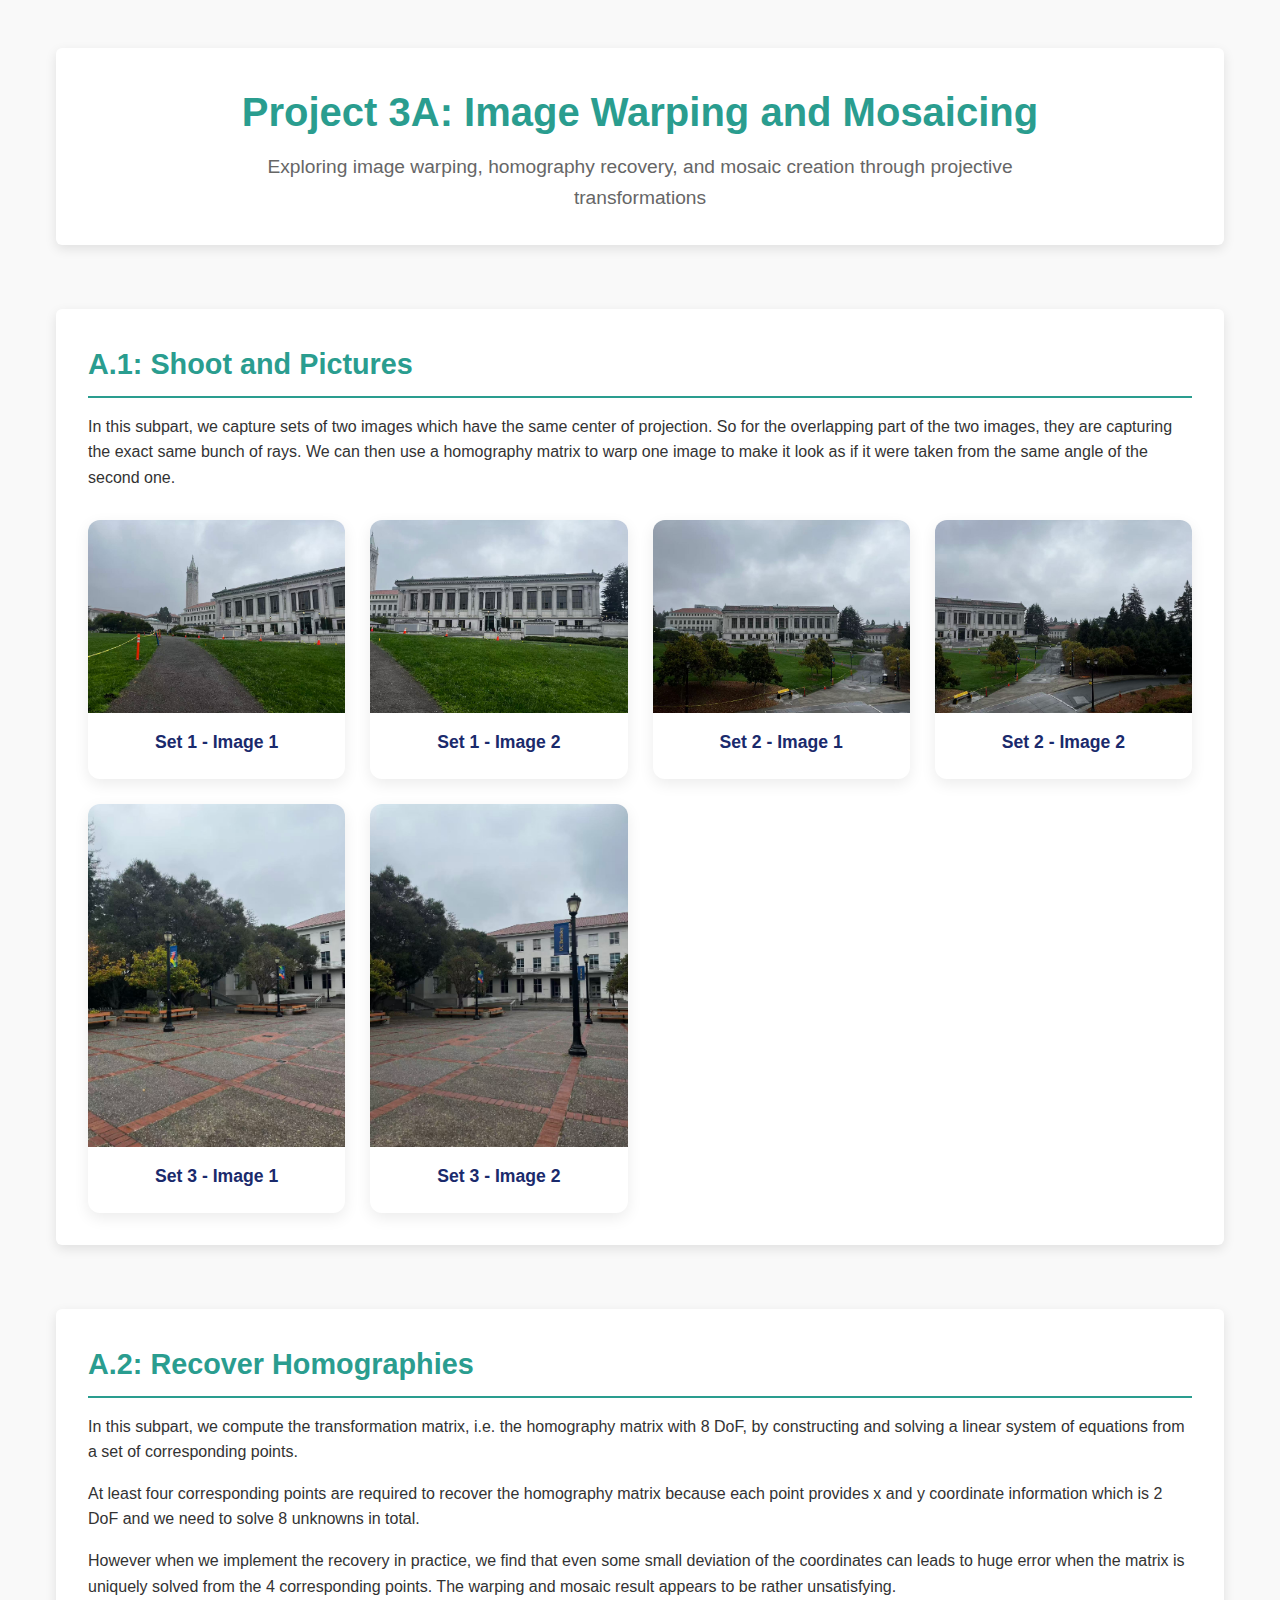
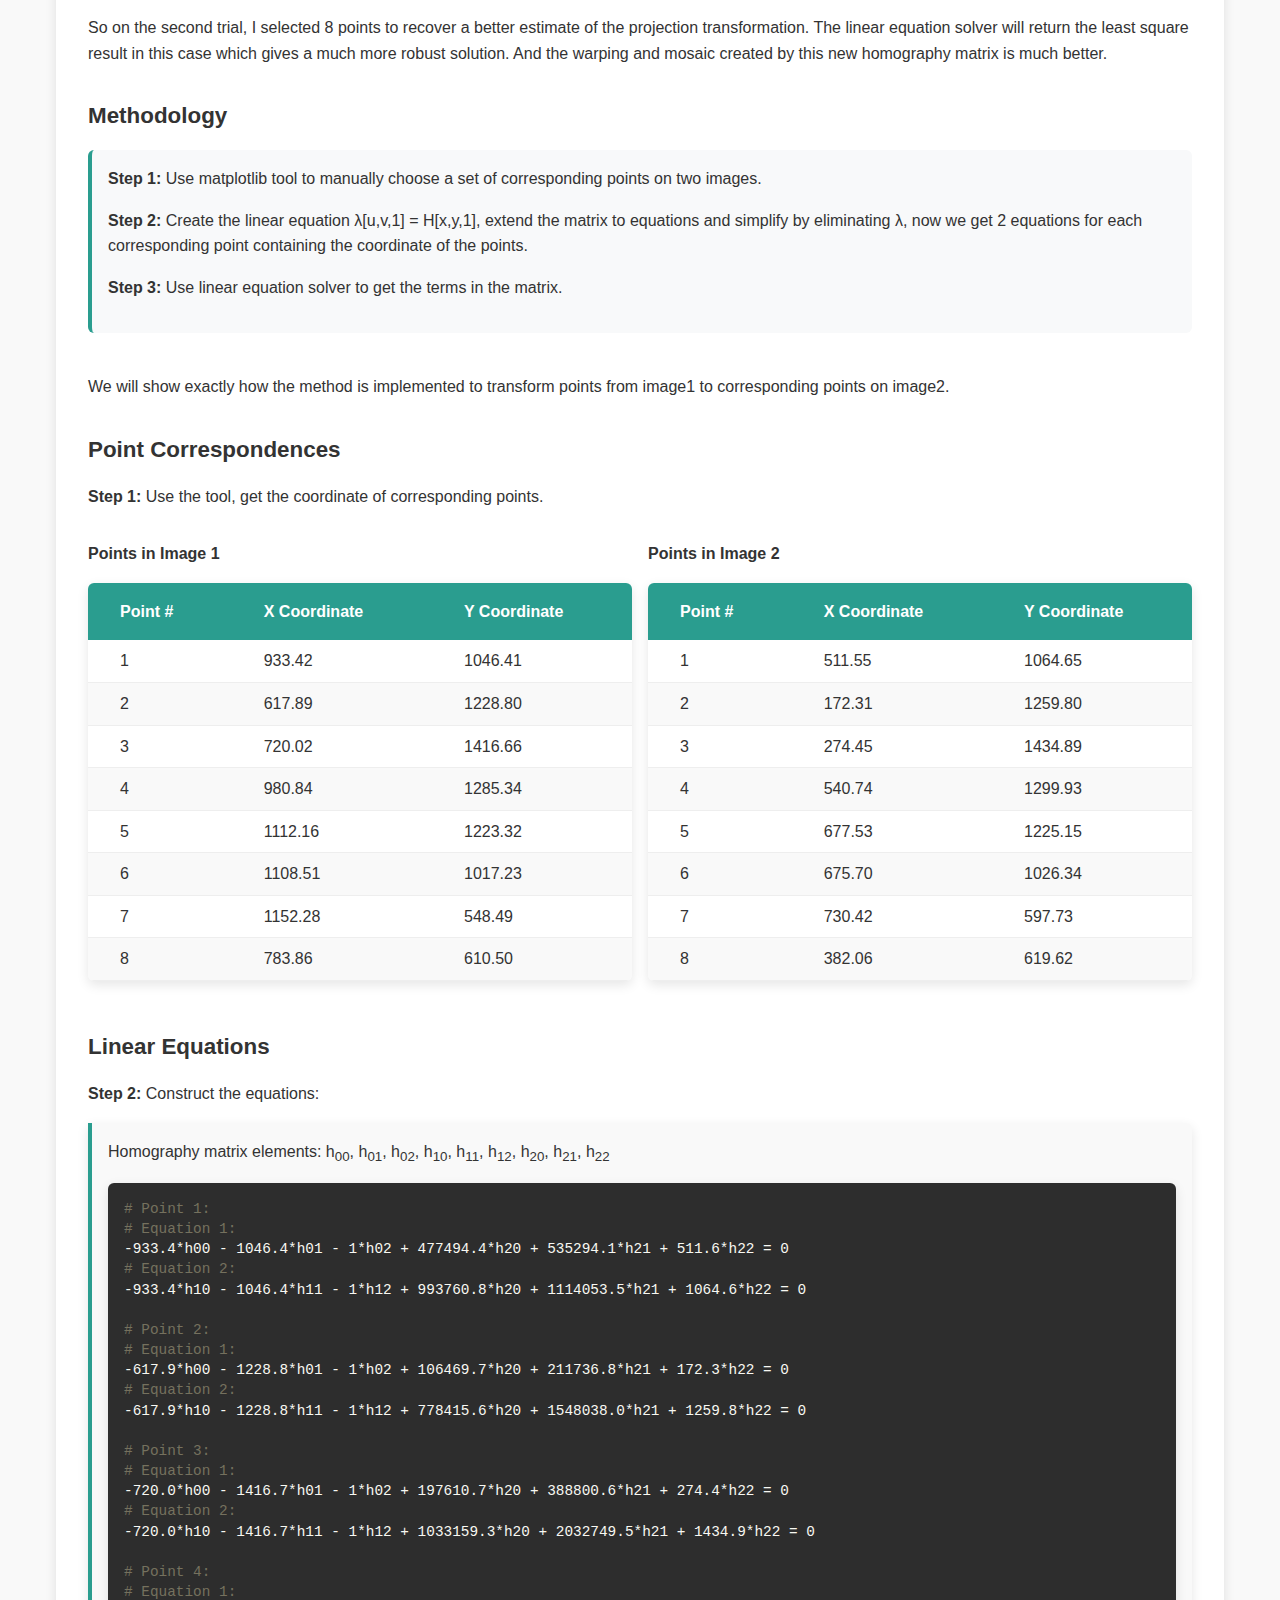
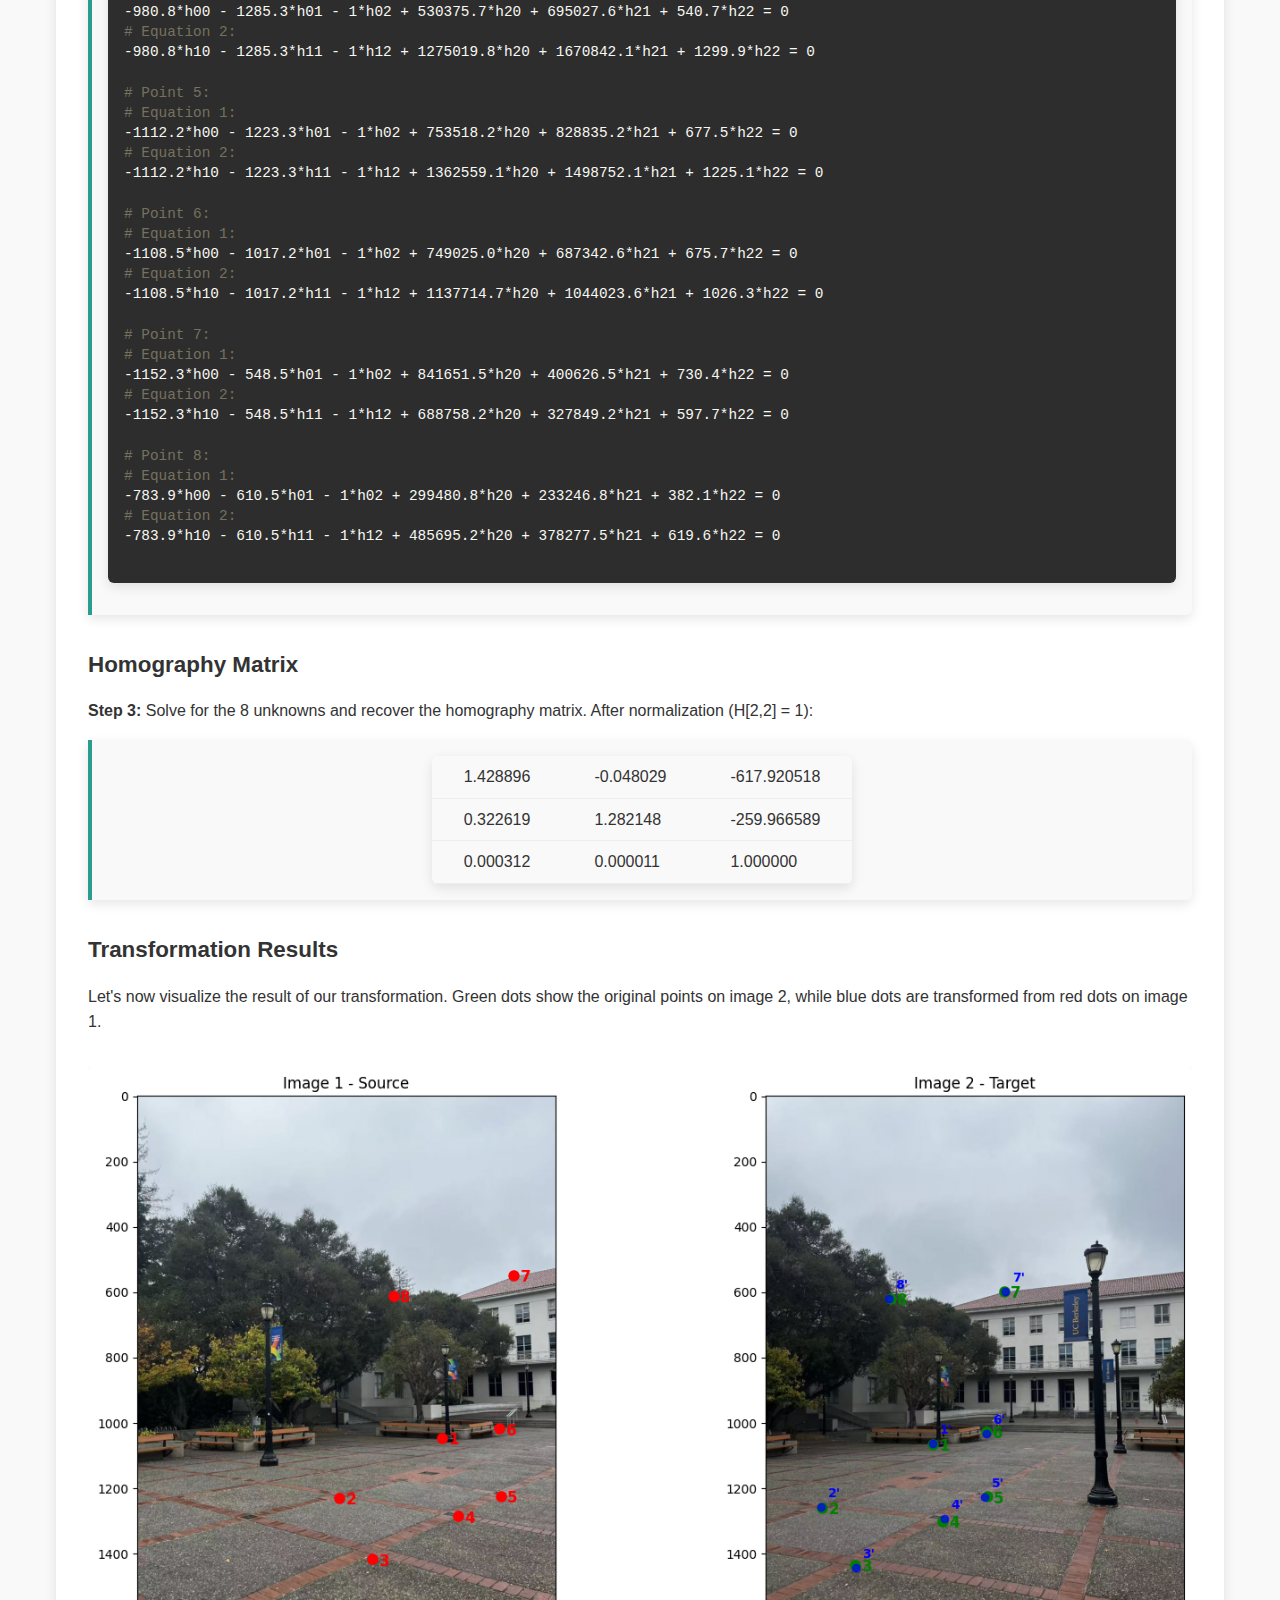
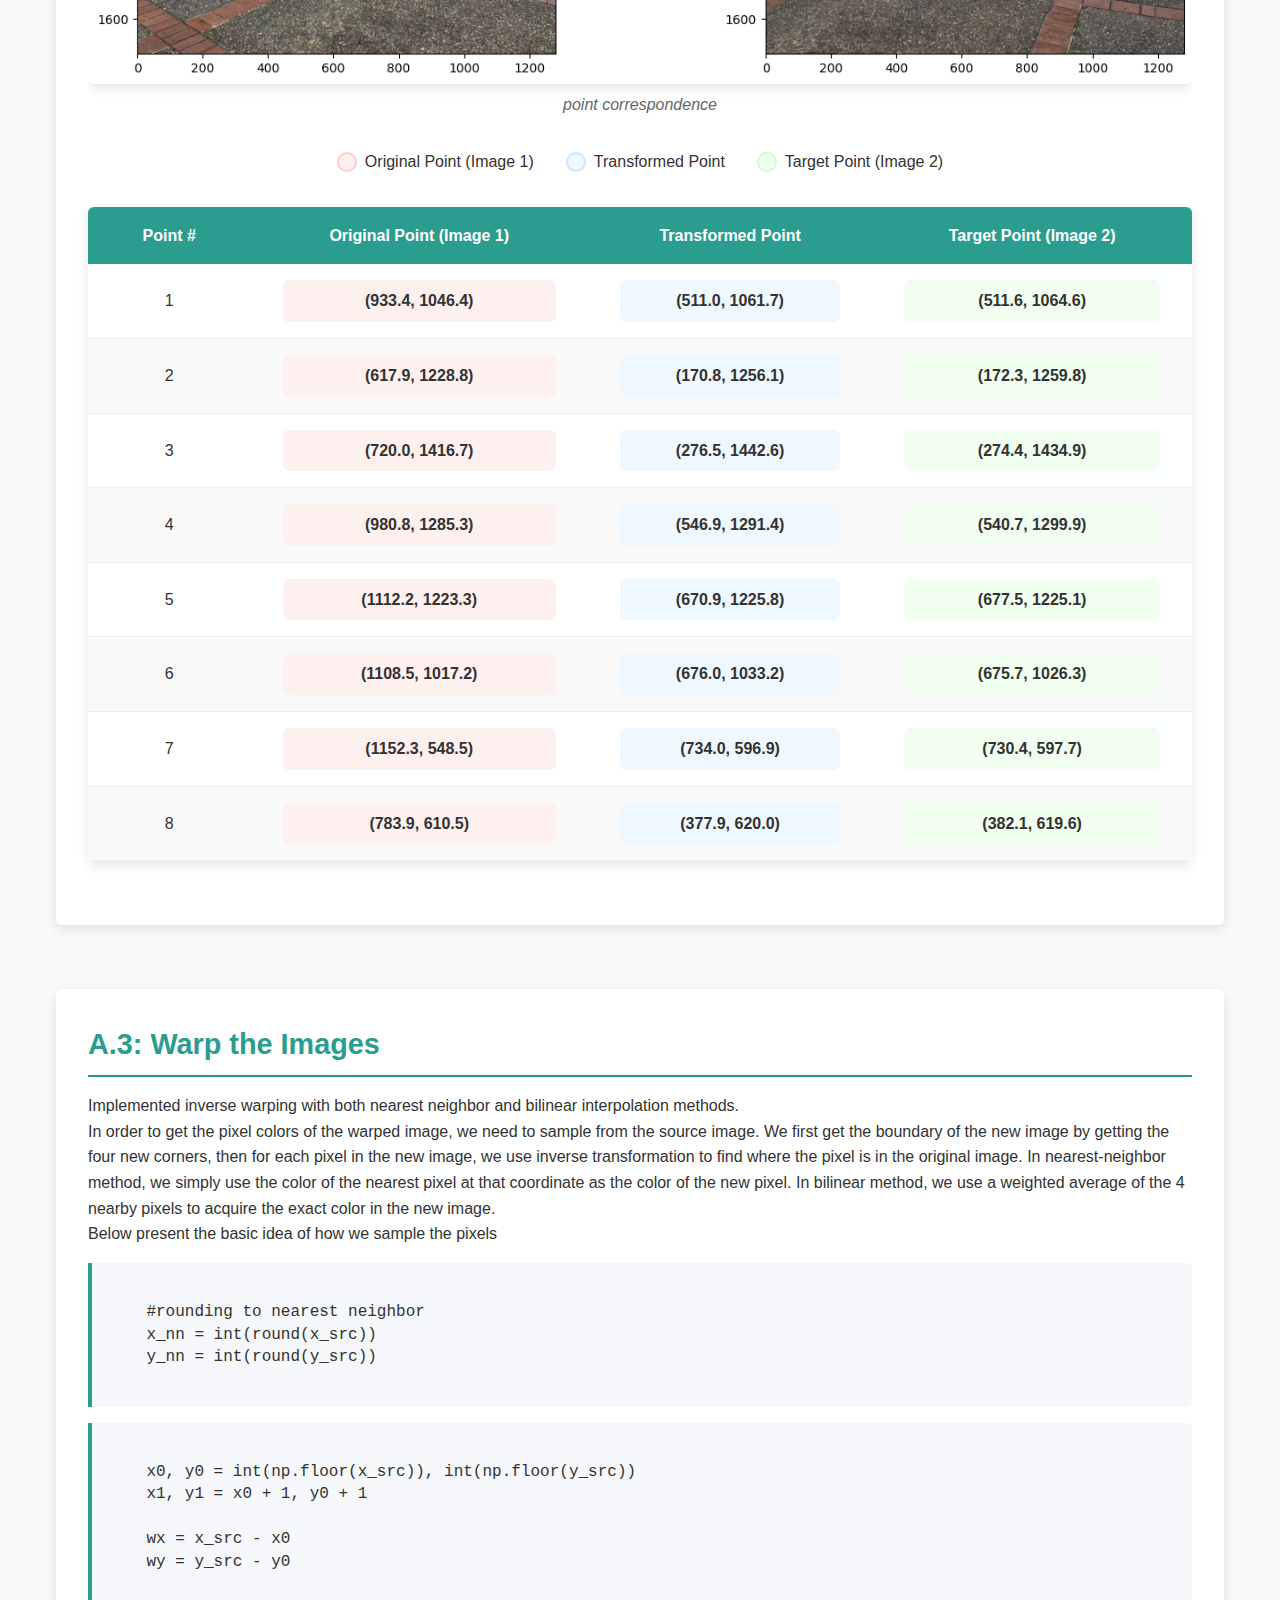
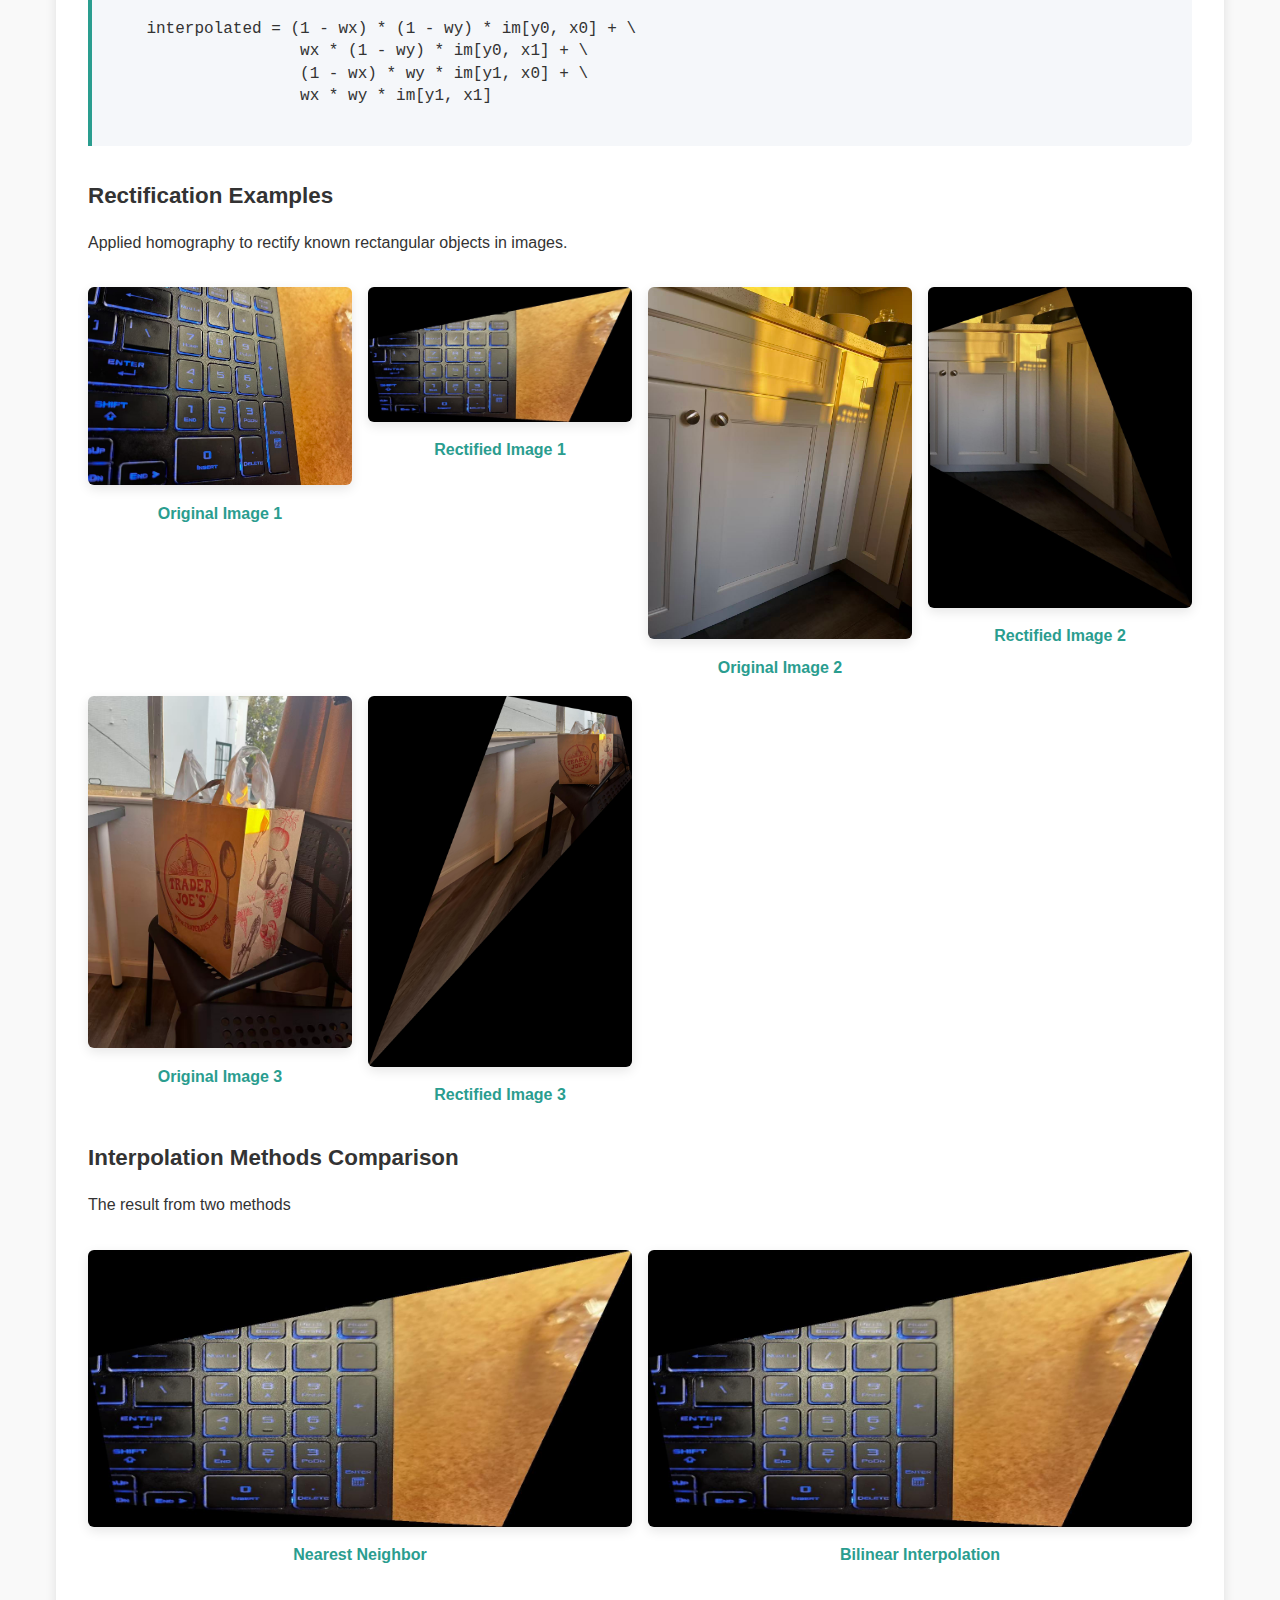
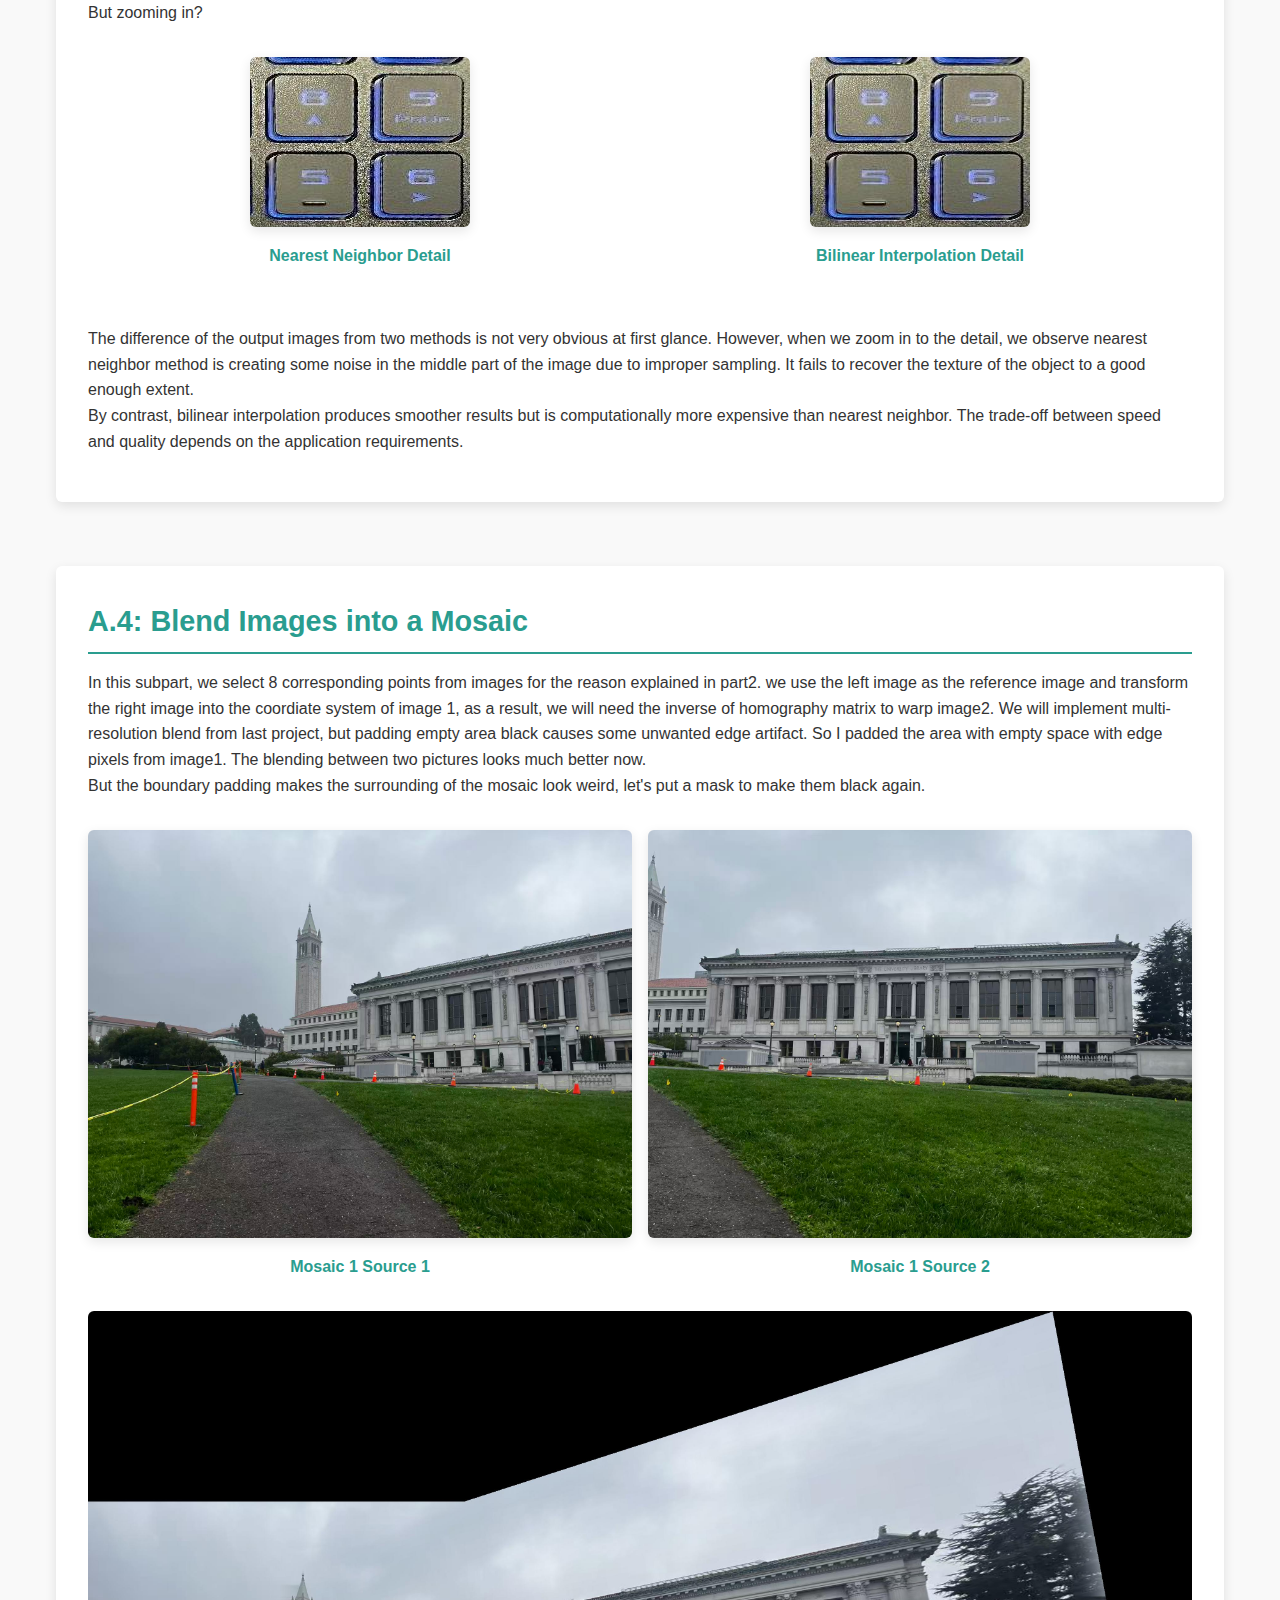
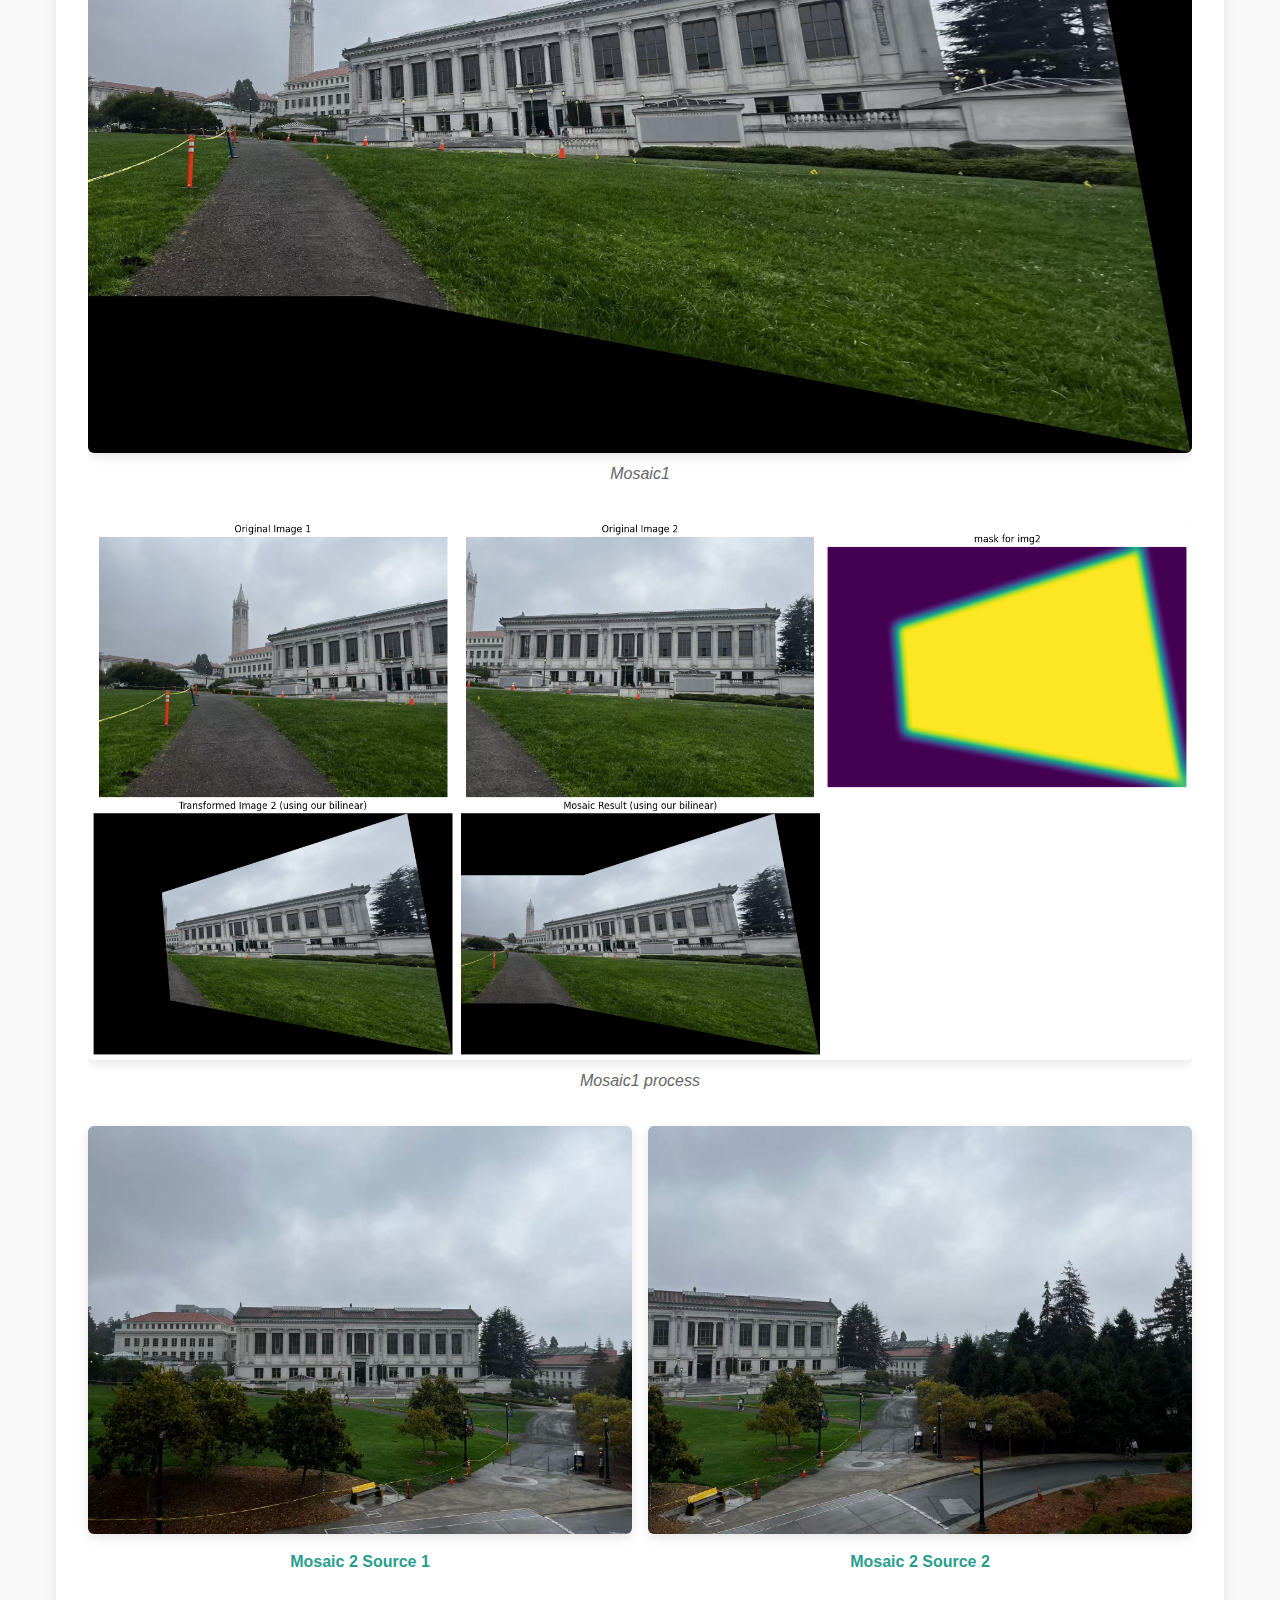
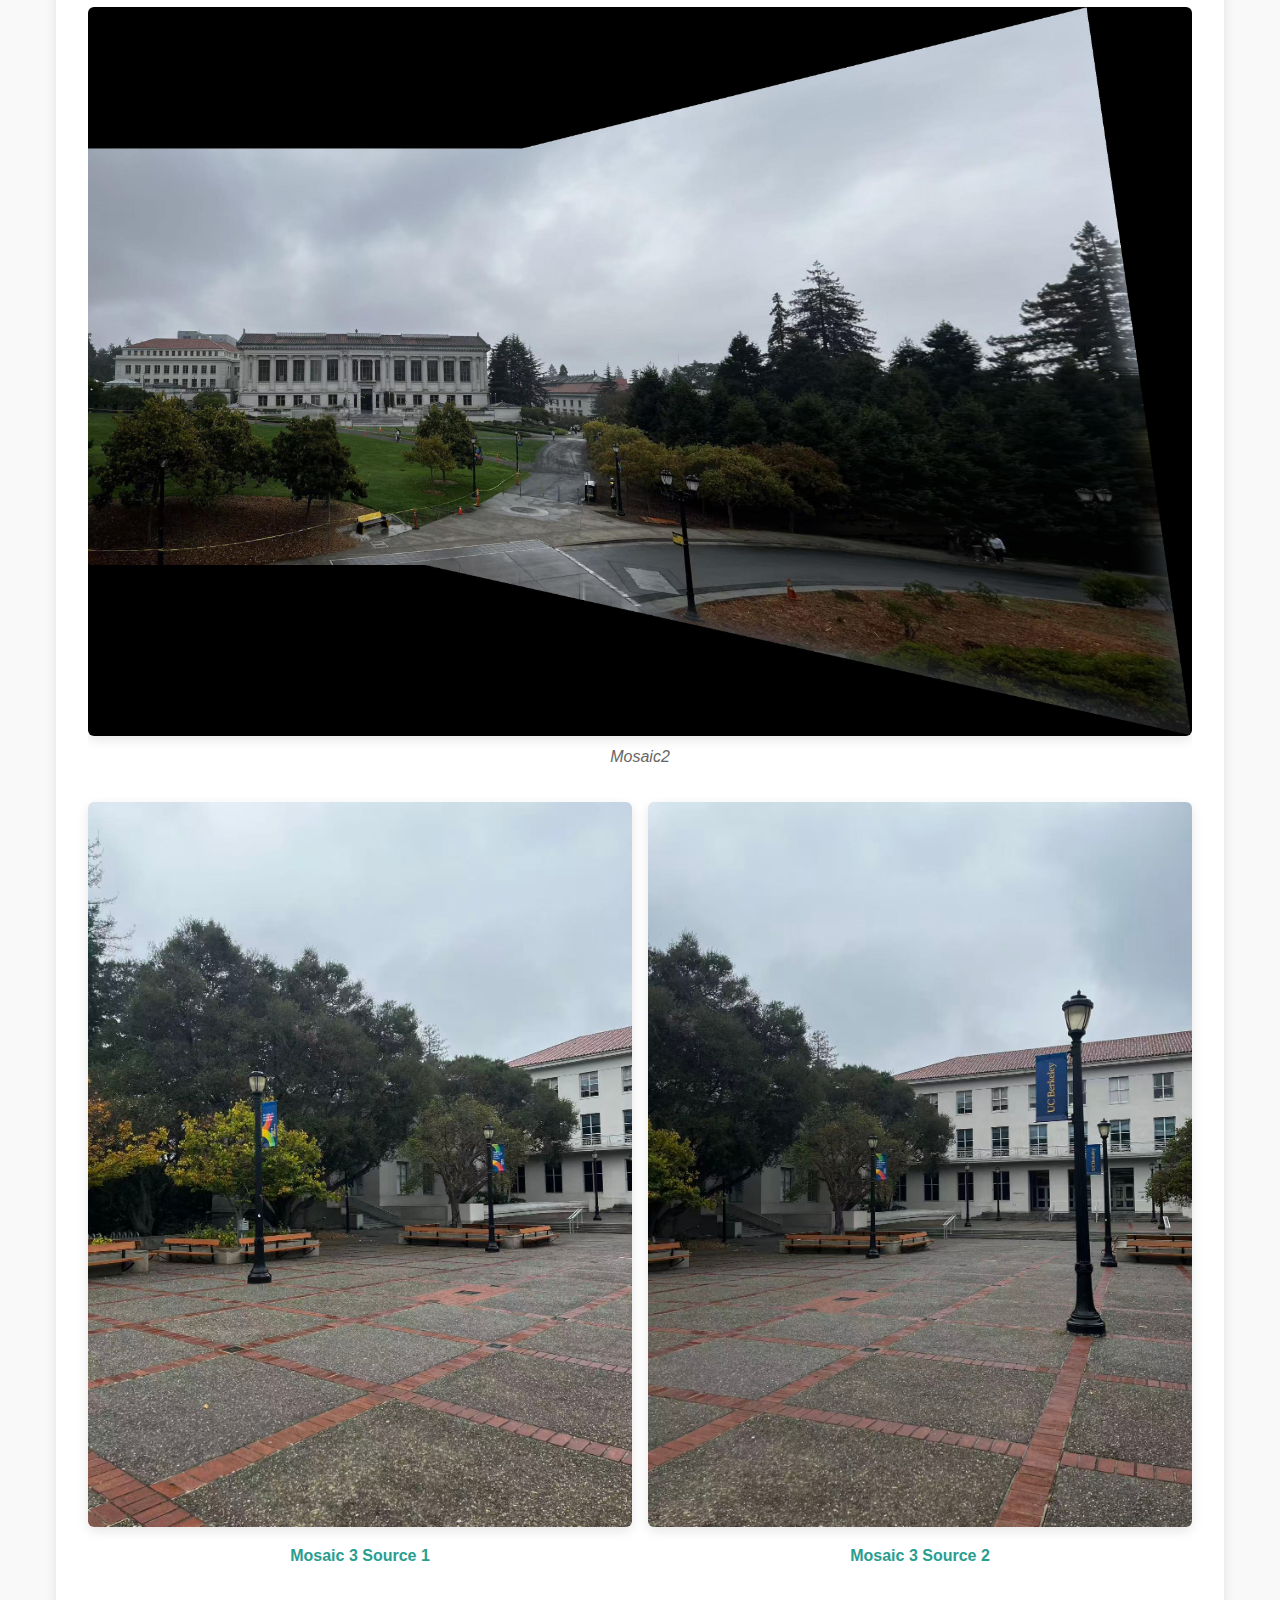
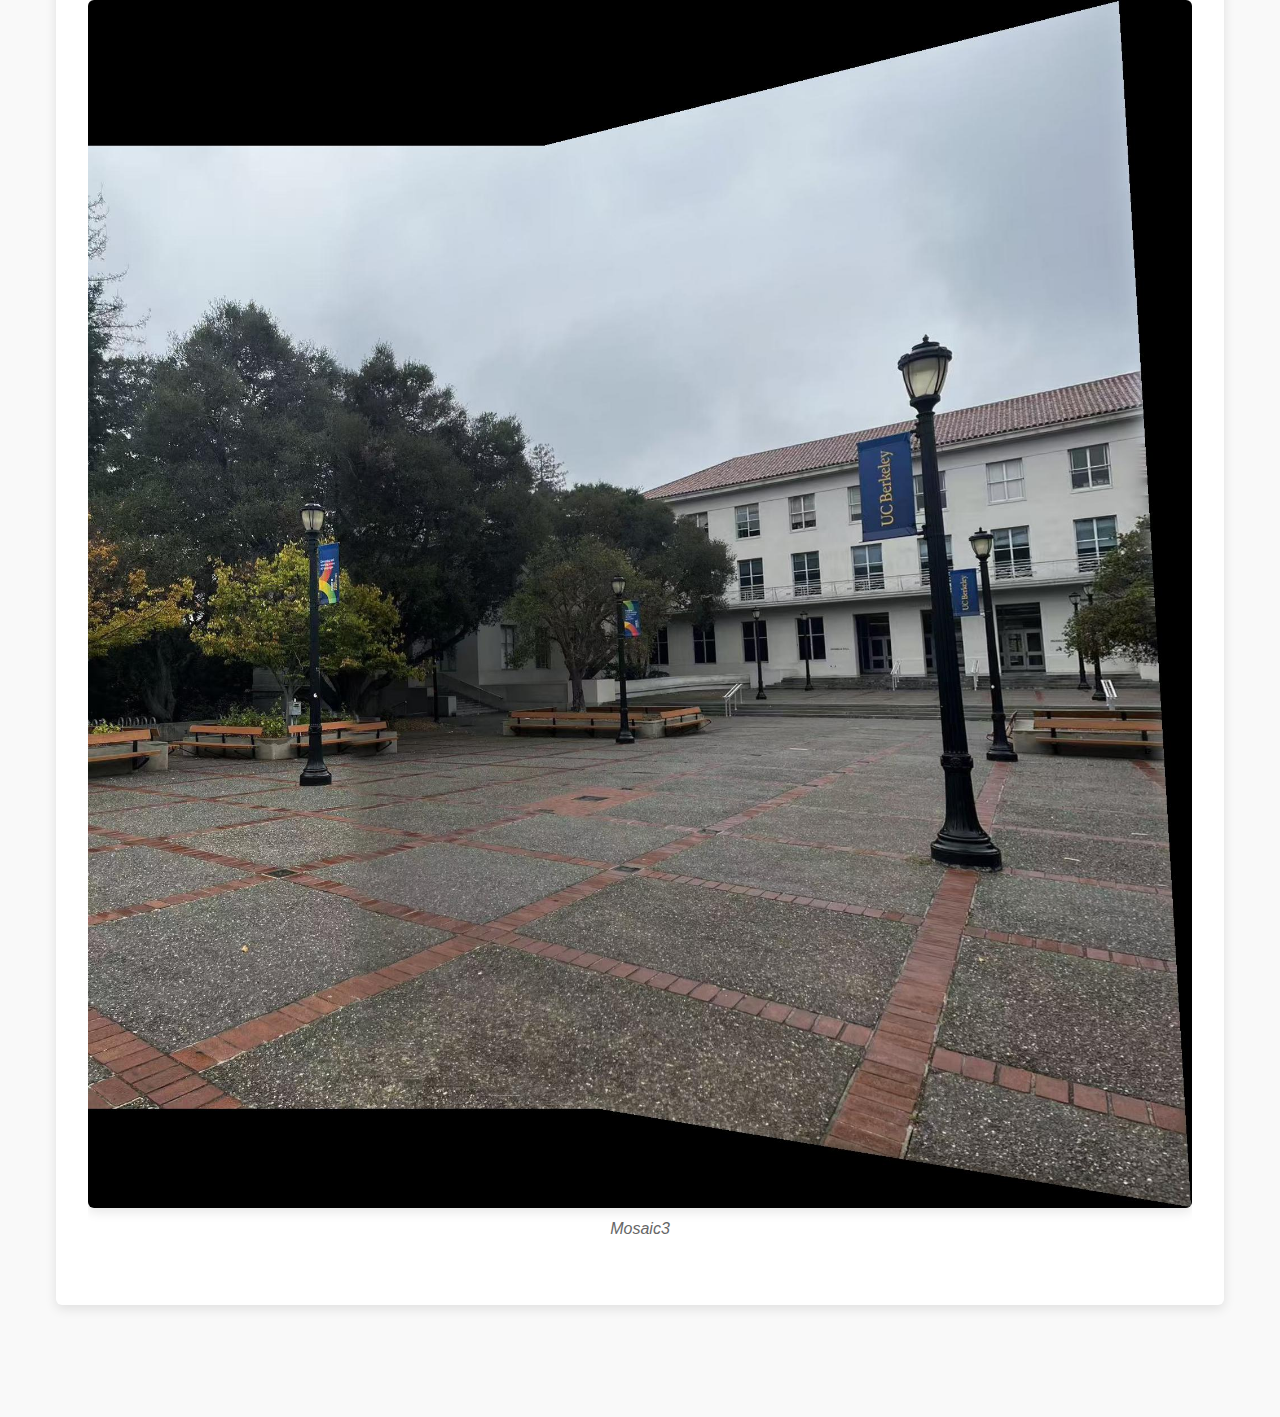
<file: 4/index.html>
<!DOCTYPE html>
<html lang="en">
<head>
    <meta charset="UTF-8" />
    <meta name="viewport" content="width=device-width, initial-scale=1.0"/>
    <title>Project 3A: Image Warping and Mosaicing</title>
    <link rel="stylesheet" href="style.css" />
</head>
<body>
    <div class="container">
        <header>
            <h1>Project 3A: Image Warping and Mosaicing</h1>
            <p class="subtitle">Exploring image warping, homography recovery, and mosaic creation through projective transformations</p>
        </header>
        
        <section id="part1">
            <h2>A.1: Shoot and Pictures</h2>
            <p>In this subpart, we capture sets of two images which have the same center of projection.
                 So for the overlapping part of the two images, they are capturing the exact same bunch of rays. 
                 We can then use a homography matrix to warp one image to make it look as if it were taken from the 
                 same angle of the second one.</p>
            
            <div class="image-gallery">
                <div class="image-card">
                    <div class="image-container">
                        <img src="images/a/1.jpg" alt="Image Set 1 - Image 1">
                    </div>
                    <div class="image-info">
                        <div class="image-title">Set 1 - Image 1</div>
                    </div>
                </div>
                
                <div class="image-card">
                    <div class="image-container">
                        <img src="images/a/2.jpg" alt="Image Set 1 - Image 2">
                    </div>
                    <div class="image-info">
                        <div class="image-title">Set 1 - Image 2</div>
                    </div>
                </div>

                <div class="image-card">
                    <div class="image-container">
                        <img src="images/c/1.jpg" alt="Image Set 2 - Image 1">
                    </div>
                    <div class="image-info">
                        <div class="image-title">Set 2 - Image 1</div>
                    </div>
                </div>

                <div class="image-card">
                    <div class="image-container">
                        <img src="images/c/2.jpg" alt="Image Set 2 - Image 2">
                    </div>
                    <div class="image-info">
                        <div class="image-title">Set 2 - Image 2</div>
                    </div>
                </div>

                <div class="image-card">
                    <div class="image-container">
                        <img src="images/d/1.jpg" alt="Image Set 3 - Image 1">
                    </div>
                    <div class="image-info">
                        <div class="image-title">Set 3 - Image 1</div>
                    </div>
                </div>

                <div class="image-card">
                    <div class="image-container">
                        <img src="images/d/2.jpg" alt="Image Set 3 - Image 2">
                    </div>
                    <div class="image-info">
                        <div class="image-title">Set 3 - Image 2</div>
                    </div>
                </div>

            </div>
            
        </section>
        
        <section id="part2">
            <h2>A.2: Recover Homographies</h2>
            <p>In this subpart, we compute the transformation matrix, i.e. the homography matrix with 8 DoF,
                by constructing and solving a linear system of equations from a set of corresponding points.</p>

            <p>At least four corresponding points are required to recover the homography matrix because each 
                point provides x and y coordinate information which is 2 DoF and we need to solve 8 unknowns 
                in total.</p>
                
            <p>However when we implement the recovery in practice, we find that even some small deviation of the coordinates 
                can leads to huge error when the matrix is uniquely solved from the 4 corresponding points. The warping and mosaic result
                appears to be rather unsatisfying.</p>
                
            <p>So on the second trial, I selected 8 points to recover a better estimate of the projection transformation. The 
                linear equation solver will return the least square result in this case which gives a much more robust solution. And the warping and
                mosaic created by this new homography matrix is much better.</p>
                
            <h3>Methodology</h3>
            
            <div class="methodology">
                <p><strong>Step 1:</strong> Use matplotlib tool to manually choose a set of corresponding points on two images.</p>
                <p><strong>Step 2:</strong> Create the linear equation λ[u,v,1] = H[x,y,1], extend the matrix to equations and simplify by eliminating λ, 
                 now we get 2 equations for each corresponding point containing the coordinate of the points.</p>
                <p><strong>Step 3:</strong> Use linear equation solver to get the terms in the matrix.</p>
            </div>


            <p><br>We will show exactly how the method is implemented to transform points from image1 to 
                corresponding points on image2.<br></p>
            <h3>Point Correspondences</h3>
            
            
                
            <p><strong>Step 1:</strong> Use the tool, get the coordinate of corresponding points.</p>
            
            <div class="comparison-container">
                <div>
                    <h4>Points in Image 1</h4>
                    <table class="data-table">
                        <thead>
                            <tr>
                                <th>Point #</th>
                                <th>X Coordinate</th>
                                <th>Y Coordinate</th>
                            </tr>
                        </thead>
                        <tbody>
                            <tr>
                                <td>1</td>
                                <td>933.42</td>
                                <td>1046.41</td>
                            </tr>
                            <tr>
                                <td>2</td>
                                <td>617.89</td>
                                <td>1228.80</td>
                            </tr>
                            <tr>
                                <td>3</td>
                                <td>720.02</td>
                                <td>1416.66</td>
                            </tr>
                            <tr>
                                <td>4</td>
                                <td>980.84</td>
                                <td>1285.34</td>
                            </tr>
                            <tr>
                                <td>5</td>
                                <td>1112.16</td>
                                <td>1223.32</td>
                            </tr>
                            <tr>
                                <td>6</td>
                                <td>1108.51</td>
                                <td>1017.23</td>
                            </tr>
                            <tr>
                                <td>7</td>
                                <td>1152.28</td>
                                <td>548.49</td>
                            </tr>
                            <tr>
                                <td>8</td>
                                <td>783.86</td>
                                <td>610.50</td>
                            </tr>
                        </tbody>
                    </table>
                </div>
                
                <div>
                    <h4>Points in Image 2</h4>
                    <table class="data-table">
                        <thead>
                            <tr>
                                <th>Point #</th>
                                <th>X Coordinate</th>
                                <th>Y Coordinate</th>
                            </tr>
                        </thead>
                        <tbody>
                            <tr>
                                <td>1</td>
                                <td>511.55</td>
                                <td>1064.65</td>
                            </tr>
                            <tr>
                                <td>2</td>
                                <td>172.31</td>
                                <td>1259.80</td>
                            </tr>
                            <tr>
                                <td>3</td>
                                <td>274.45</td>
                                <td>1434.89</td>
                            </tr>
                            <tr>
                                <td>4</td>
                                <td>540.74</td>
                                <td>1299.93</td>
                            </tr>
                            <tr>
                                <td>5</td>
                                <td>677.53</td>
                                <td>1225.15</td>
                            </tr>
                            <tr>
                                <td>6</td>
                                <td>675.70</td>
                                <td>1026.34</td>
                            </tr>
                            <tr>
                                <td>7</td>
                                <td>730.42</td>
                                <td>597.73</td>
                            </tr>
                            <tr>
                                <td>8</td>
                                <td>382.06</td>
                                <td>619.62</td>
                            </tr>
                        </tbody>
                    </table>
                </div>
            </div>
            
            <h3>Linear Equations</h3>
            
            <p><strong>Step 2:</strong> Construct the equations:</p>
            
            <div class="math-container">
                <p>Homography matrix elements: h<sub>00</sub>, h<sub>01</sub>, h<sub>02</sub>, h<sub>10</sub>, h<sub>11</sub>, h<sub>12</sub>, h<sub>20</sub>, h<sub>21</sub>, h<sub>22</sub></p>
                
                <div class="code-block">
                    <span class="comment"># Point 1:</span><br>
                    <span class="comment"># Equation 1:</span><br>
                    -933.4*h00 - 1046.4*h01 - 1*h02 + 477494.4*h20 + 535294.1*h21 + 511.6*h22 = 0<br>
                    <span class="comment"># Equation 2:</span><br>
                    -933.4*h10 - 1046.4*h11 - 1*h12 + 993760.8*h20 + 1114053.5*h21 + 1064.6*h22 = 0<br>
                    <br>
                    <span class="comment"># Point 2:</span><br>
                    <span class="comment"># Equation 1:</span><br>
                    -617.9*h00 - 1228.8*h01 - 1*h02 + 106469.7*h20 + 211736.8*h21 + 172.3*h22 = 0<br>
                    <span class="comment"># Equation 2:</span><br>
                    -617.9*h10 - 1228.8*h11 - 1*h12 + 778415.6*h20 + 1548038.0*h21 + 1259.8*h22 = 0<br>
                    <br>
                    <span class="comment"># Point 3:</span><br>
                    <span class="comment"># Equation 1:</span><br>
                    -720.0*h00 - 1416.7*h01 - 1*h02 + 197610.7*h20 + 388800.6*h21 + 274.4*h22 = 0<br>
                    <span class="comment"># Equation 2:</span><br>
                    -720.0*h10 - 1416.7*h11 - 1*h12 + 1033159.3*h20 + 2032749.5*h21 + 1434.9*h22 = 0<br>
                    <br>
                    <span class="comment"># Point 4:</span><br>
                    <span class="comment"># Equation 1:</span><br>
                    -980.8*h00 - 1285.3*h01 - 1*h02 + 530375.7*h20 + 695027.6*h21 + 540.7*h22 = 0<br>
                    <span class="comment"># Equation 2:</span><br>
                    -980.8*h10 - 1285.3*h11 - 1*h12 + 1275019.8*h20 + 1670842.1*h21 + 1299.9*h22 = 0<br>
                    <br>
                    <span class="comment"># Point 5:</span><br>
                    <span class="comment"># Equation 1:</span><br>
                    -1112.2*h00 - 1223.3*h01 - 1*h02 + 753518.2*h20 + 828835.2*h21 + 677.5*h22 = 0<br>
                    <span class="comment"># Equation 2:</span><br>
                    -1112.2*h10 - 1223.3*h11 - 1*h12 + 1362559.1*h20 + 1498752.1*h21 + 1225.1*h22 = 0<br>
                    <br>
                    <span class="comment"># Point 6:</span><br>
                    <span class="comment"># Equation 1:</span><br>
                    -1108.5*h00 - 1017.2*h01 - 1*h02 + 749025.0*h20 + 687342.6*h21 + 675.7*h22 = 0<br>
                    <span class="comment"># Equation 2:</span><br>
                    -1108.5*h10 - 1017.2*h11 - 1*h12 + 1137714.7*h20 + 1044023.6*h21 + 1026.3*h22 = 0<br>
                    <br>
                    <span class="comment"># Point 7:</span><br>
                    <span class="comment"># Equation 1:</span><br>
                    -1152.3*h00 - 548.5*h01 - 1*h02 + 841651.5*h20 + 400626.5*h21 + 730.4*h22 = 0<br>
                    <span class="comment"># Equation 2:</span><br>
                    -1152.3*h10 - 548.5*h11 - 1*h12 + 688758.2*h20 + 327849.2*h21 + 597.7*h22 = 0<br>
                    <br>
                    <span class="comment"># Point 8:</span><br>
                    <span class="comment"># Equation 1:</span><br>
                    -783.9*h00 - 610.5*h01 - 1*h02 + 299480.8*h20 + 233246.8*h21 + 382.1*h22 = 0<br>
                    <span class="comment"># Equation 2:</span><br>
                    -783.9*h10 - 610.5*h11 - 1*h12 + 485695.2*h20 + 378277.5*h21 + 619.6*h22 = 0<br>
                    <br>
                </div>
            </div>
            
            <h3>Homography Matrix</h3>
            
            <p><strong>Step 3:</strong> Solve for the 8 unknowns and recover the homography matrix. After normalization (H[2,2] = 1):</p>
            
            <div class="math-container">
                <table class="data-table" style="width: auto; margin: 0 auto;">
                    <tr>
                        <td>1.428896</td>
                        <td>-0.048029</td>
                        <td>-617.920518</td>
                    </tr>
                    <tr>
                        <td>0.322619</td>
                        <td>1.282148</td>
                        <td>-259.966589</td>
                    </tr>
                    <tr>
                        <td>0.000312</td>
                        <td>0.000011</td>
                        <td>1.000000</td>
                    </tr>
                </table>
            </div>

            <h3>Transformation Results</h3>
            
            <p>Let's now visualize the result of our transformation. Green dots show the original points on image 2,
                while blue dots are transformed from red dots on image 1.</p>

            <div class = "figure-center">
                <img src="images/correspondence.png" alt="point_correspondence">
                    <div class="label">point correspondence</div>
            </div>


            <div class="legend">
                <div class="legend-item">
                    <div class="legend-color legend-original"></div>
                    <span>Original Point (Image 1)</span>
                </div>
                <div class="legend-item">
                    <div class="legend-color legend-transformed"></div>
                    <span>Transformed Point</span>
                </div>
                <div class="legend-item">
                    <div class="legend-color legend-target"></div>
                    <span>Target Point (Image 2)</span>
                </div>
            </div>
            
            <table class="mapping-table">
                <thead>
                    <tr>
                        <th>Point #</th>
                        <th>Original Point (Image 1)</th>
                        <th>Transformed Point</th>
                        <th>Target Point (Image 2)</th>
                    </tr>
                </thead>
                <tbody>
                    <tr>
                        <td>1</td>
                        <td><div class="point-original">(933.4, 1046.4)</div></td>
                        <td><div class="point-transformed">(511.0, 1061.7)</div></td>
                        <td><div class="point-target">(511.6, 1064.6)</div></td>
                    </tr>
                    <tr>
                        <td>2</td>
                        <td><div class="point-original">(617.9, 1228.8)</div></td>
                        <td><div class="point-transformed">(170.8, 1256.1)</div></td>
                        <td><div class="point-target">(172.3, 1259.8)</div></td>
                    </tr>
                    <tr>
                        <td>3</td>
                        <td><div class="point-original">(720.0, 1416.7)</div></td>
                        <td><div class="point-transformed">(276.5, 1442.6)</div></td>
                        <td><div class="point-target">(274.4, 1434.9)</div></td>
                    </tr>
                    <tr>
                        <td>4</td>
                        <td><div class="point-original">(980.8, 1285.3)</div></td>
                        <td><div class="point-transformed">(546.9, 1291.4)</div></td>
                        <td><div class="point-target">(540.7, 1299.9)</div></td>
                    </tr>
                    <tr>
                        <td>5</td>
                        <td><div class="point-original">(1112.2, 1223.3)</div></td>
                        <td><div class="point-transformed">(670.9, 1225.8)</div></td>
                        <td><div class="point-target">(677.5, 1225.1)</div></td>
                    </tr>
                    <tr>
                        <td>6</td>
                        <td><div class="point-original">(1108.5, 1017.2)</div></td>
                        <td><div class="point-transformed">(676.0, 1033.2)</div></td>
                        <td><div class="point-target">(675.7, 1026.3)</div></td>
                    </tr>
                    <tr>
                        <td>7</td>
                        <td><div class="point-original">(1152.3, 548.5)</div></td>
                        <td><div class="point-transformed">(734.0, 596.9)</div></td>
                        <td><div class="point-target">(730.4, 597.7)</div></td>
                    </tr>
                    <tr>
                        <td>8</td>
                        <td><div class="point-original">(783.9, 610.5)</div></td>
                        <td><div class="point-transformed">(377.9, 620.0)</div></td>
                        <td><div class="point-target">(382.1, 619.6)</div></td>
                    </tr>
                </tbody>
            </table>
            
        
            <!--
              <div class="methodology">
                <p><strong>Methodology:</strong> Used matplotlib's ginput function to manually select corresponding points between images. Solved the overdetermined system using SVD for better numerical stability.</p>
            </div>
            
            <div class="code-snippet">
# Example homography matrix recovered from correspondences
H = [[ 1.2345, -0.0456,  125.67],
     [ 0.0789,  1.1234,  -45.89],
     [ 0.0002, -0.0001,    1.00]]
            </div>
            -->
          
        </section>
        
        <section id="part3">
            <h2>A.3: Warp the Images</h2>
            <p>Implemented inverse warping with both nearest neighbor and bilinear interpolation methods.
                <br>
                In order to get the pixel colors of the warped image, we need to sample from the source image.
                We first get the boundary of the new image by getting the four new corners, then for each pixel 
                in the new image, we use inverse transformation to find where the pixel is in the original image.
                In nearest-neighbor method, we simply use the color of the nearest pixel at that coordinate as the 
                color of the new pixel. In bilinear method, we use a weighted average of the 4 nearby pixels to acquire
                the exact color in the new image.
                <br>
                Below present the basic idea of how we sample the pixels
            </p>

            <div class="code-snippet">
    #rounding to nearest neighbor
    x_nn = int(round(x_src))
    y_nn = int(round(y_src))
            </div>
            <div class="code-snippet">
    x0, y0 = int(np.floor(x_src)), int(np.floor(y_src))
    x1, y1 = x0 + 1, y0 + 1

    wx = x_src - x0  
    wy = y_src - y0 


    interpolated = (1 - wx) * (1 - wy) * im[y0, x0] + \
                    wx * (1 - wy) * im[y0, x1] + \
                    (1 - wx) * wy * im[y1, x0] + \
                    wx * wy * im[y1, x1]
            </div>
            
            <h3>Rectification Examples</h3>
            <p>Applied homography to rectify known rectangular objects in images.</p>
            
            <div class="comparison-container">
                <div class="comparison-item">
                    <img src="images/rect/1.jpg" alt="Rectification Original 1">
                    <div class="comparison-label">Original Image 1</div>
                </div>
                <div class="comparison-item">
                    <img src="images/rect/rect1.jpg" alt="Rectification Warped 1">
                    <div class="comparison-label">Rectified Image 1</div>
                </div>

                <div class="comparison-item">
                    <img src="images/rect/2.jpg" alt="Rectification Original 2">
                    <div class="comparison-label">Original Image 2</div>
                </div>
                <div class="comparison-item">
                    <img src="images/rect/rect2.jpg" alt="Rectification Warped 2">
                    <div class="comparison-label">Rectified Image 2</div>
                </div>

                <div class="comparison-item">
                    <img src="images/rect/3.jpg" alt="Rectification Original 3">
                    <div class="comparison-label">Original Image 3</div>
                </div>
                <div class="comparison-item">
                    <img src="images/rect/rect3.jpg" alt="Rectification Warped 3">
                    <div class="comparison-label">Rectified Image 3</div>
                </div>
            </div>
            
            <h3>Interpolation Methods Comparison</h3>
            <p>The result from two methods </p>
            <div class="comparison-container">
                <div class="comparison-item">
                    <img src="images/rect/rect_ne.jpg" alt="Nearest Neighbor">
                    <div class="comparison-label">Nearest Neighbor</div>
                </div>
                <div class="comparison-item">
                    <img src="images/rect/rect_bi.jpg" alt="Bilinear">
                    <div class="comparison-label">Bilinear Interpolation</div>
                </div>
            </div>
            <p>But zooming in?</p>
            <div class="comparison-container">
                <div class="comparison-item">
                    <img src="images/rect/nearestneighbor_crop.jpg" alt="Nearest Neighbor">
                    <div class="comparison-label">Nearest Neighbor Detail</div>
                </div>
                <div class="comparison-item">
                    <img src="images/rect/bilinear_crop.jpg" alt="Bilinear">
                    <div class="comparison-label">Bilinear Interpolation Detail</div>
                </div>
            </div>
            
            
            <p>
                <br>The difference of the output images from two methods is not very obvious at first glance.
                However, when we zoom in to the detail, we observe nearest neighbor method is creating some noise in
                the middle part of the image due to improper sampling. It fails to recover the texture of the object 
                to a good enough extent. <br> 
                By contrast, bilinear interpolation produces smoother results but is computationally more expensive than nearest neighbor.
                The trade-off between speed and quality depends on the application requirements.
            </p>
        </section>
        
        <section id="part4">
            <h2>A.4: Blend Images into a Mosaic</h2>
            <p>In this subpart, we select 8 corresponding points from images for the reason explained in part2.
                we use the left image as the reference image and transform the right image into the coordiate system
                of image 1, as a result, we will need the inverse of homography matrix to warp image2.
                We will implement multi-resolution blend from last project, but padding empty area black causes some 
                unwanted edge artifact. So I padded the area with empty space with edge pixels from image1. 
                The blending between two pictures looks much better now.
                <br>But the boundary padding makes the surrounding of the mosaic look weird, let's put a mask to 
                make them black again.

            </p>
            
            <div class="comparison-container">
                <div class="comparison-item">
                    <img src="images/a/1.jpg" alt="Mosaic 1 Source 1">
                    <div class="comparison-label">Mosaic 1 Source 1</div>
                </div>
                <div class="comparison-item">
                    <img src="images/a/2.jpg" alt="Mosaic 1 Source 2">
                    <div class="comparison-label">Mosaic 1 Source 2</div>
                </div>
            </div>
            <div class = "figure-center">
                <img src="images/saved_a/multi_mosaic_good.jpg" alt="Mosaic1">
                    <div class="label">Mosaic1</div>
            </div>
            <div class = "figure-center">
                <img src="images/saved_a/a_com.png" alt="Mosaic1">
                    <div class="label">Mosaic1 process</div>
            </div>


            <div class="comparison-container">
                <div class="comparison-item">
                    <img src="images/c/1.jpg" alt="Mosaic 2 Source 1">
                    <div class="comparison-label">Mosaic 2 Source 1</div>
                </div>
                <div class="comparison-item">
                    <img src="images/c/2.jpg" alt="Mosaic 2 Source 2">
                    <div class="comparison-label">Mosaic 2 Source 2</div>
                </div>
            </div>
            <div class = "figure-center">
                <img src="images/saved_c/multi_mosaic_good.jpg" alt="Mosaic2">
                    <div class="label">Mosaic2</div>
            </div>



            <div class="comparison-container">
                <div class="comparison-item">
                    <img src="images/d/1.jpg" alt="Mosaic 3 Source 1">
                    <div class="comparison-label">Mosaic 3 Source 1</div>
                </div>
                <div class="comparison-item">
                    <img src="images/d/2.jpg" alt="Mosaic 3 Source 2">
                    <div class="comparison-label">Mosaic 3 Source 2</div>
                </div>
            </div>
            <div class = "figure-center">
                <img src="images/saved_d/multi_mosaic_good.jpg" alt="Mosaic3">
                    <div class="label">Mosaic3</div>
            </div>

            
        </section>
         
        <script>
            // 添加简单的页面加载动画
            document.addEventListener('DOMContentLoaded', function() {
                const sections = document.querySelectorAll('section');
                
                sections.forEach((section, index) => {
                    section.style.opacity = '0';
                    section.style.transform = 'translateY(20px)';
                    
                    setTimeout(() => {
                        section.style.transition = 'opacity 0.5s ease, transform 0.5s ease';
                        section.style.opacity = '1';
                        section.style.transform = 'translateY(0)';
                    }, index * 200);
                });
            });
        </script>
    </div>
</body>
</html>
</file>
<file: 3/style.css>
:root {
    /* Colors */
    --color-bg: #f9f9f9;
    --color-text: #333;
    --color-accent: #2a9d8f;
    --color-muted: #666;
    /* Spacing */
    --space-xs: 4px;
    --space-sm: 8px;
    --space-md: 16px;
    --space-lg: 32px;
    --space-xl: 64px;
    /* Radius & shadow */
    --radius: 6px;
    --shadow: rgba(0,0,0,0.1) 0px 4px 12px;
    --shadow-hover: rgba(0,0,0,0.2) 0px 6px 18px;
    /* Typo */
    --font-body: 'Open Sans', sans-serif;
    --font-heading: 'Montserrat', sans-serif;
}

* {
    box-sizing: border-box;
    margin: 0;
    padding: 0;
}

body {
    font-family: var(--font-body);
    background: var(--color-bg);
    color: var(--color-text);
    line-height: 1.6;
    -webkit-text-size-adjust: 100%;
    min-height: 100vh;
    padding: var(--space-md);
}

.container {
    max-width: 1200px;
    width: 100%;
    margin: auto;
    padding: var(--space-lg) var(--space-md);
    transition: padding 0.3s ease;
}

header {
    text-align: center;
    margin-bottom: var(--space-xl);
    padding: var(--space-lg);
    background: white;
    border-radius: var(--radius);
    box-shadow: var(--shadow);
}

h1 {
    font-family: var(--font-heading);
    font-size: 2.5rem;
    color: var(--color-accent);
    margin-bottom: var(--space-sm);
    transition: font-size 0.3s ease;
}

.subtitle {
    font-size: 1.2rem;
    color: var(--color-muted);
    max-width: 800px;
    margin: 0 auto;
}

section {
    margin-bottom: var(--space-xl);
    background: white;
    padding: var(--space-lg);
    border-radius: var(--radius);
    box-shadow: var(--shadow);
}

h2 {
    font-family: var(--font-heading);
    color: var(--color-accent);
    margin-bottom: var(--space-md);
    font-size: 1.8rem;
    border-bottom: 2px solid var(--color-accent);
    padding-bottom: var(--space-sm);
    transition: font-size 0.3s ease;
}

h3 {
    font-family: var(--font-heading);
    color: var(--color-text);
    margin: var(--space-lg) 0 var(--space-md);
    font-size: 1.4rem;
}

p {
    margin-bottom: var(--space-md);
    color: var(--color-text);
}

ul, ol {
    margin-bottom: var(--space-md);
    padding-left: var(--space-lg);
}

li {
    margin-bottom: var(--space-sm);
}


.image-gallery {
    display: grid;
    grid-template-columns: repeat(4, 1fr);
    gap: 25px;
    margin-top: 30px;
}

.image-card {
    background: #fff;
    border-radius: 12px;
    overflow: hidden;
    box-shadow: 0 5px 15px rgba(0, 0, 0, 0.08);
    transition: transform 0.3s ease, box-shadow 0.3s ease;
}

.image-card:hover {
    transform: translateY(-5px);
    box-shadow: 0 12px 25px rgba(0, 0, 0, 0.15);
}

.image-container {
    width: 100%;
    overflow: hidden;
    /* Remove fixed height to allow natural image height */
}

.image-container img {
    width: 100%;
    height: auto; /* Show full image without cropping */
    display: block;
    transition: transform 0.5s ease;
}

.image-card:hover .image-container img {
    transform: scale(1.03); /* Slight zoom on hover */
}

.image-info {
    padding: 15px;
    text-align: center;
}

.image-title {
    font-weight: 600;
    font-size: 1.1rem;
    color: #1a2a6c;
    margin-bottom: 8px;
    text-transform: capitalize;
}

.displacement {
    font-family: 'Courier New', monospace;
    background: #f5f7fa;
    padding: 5px 10px;
    border-radius: 20px;
    font-size: 0.9rem;
    color: #666;
    display: inline-block;
}

.footer {
    text-align: center;
    margin-top: 40px;
    color: #777;
    font-size: 0.9rem;
}

.centered {
  text-align: center;
}

.figure-center {
    text-align: center;
    margin: var(--space-lg) 0;
    max-width: 100%;
    overflow: hidden; 
}

.figure-center img {
    max-width: 100%; /* 图片最大宽度为容器宽度 */
    height: auto; /* 保持宽高比 */
    border-radius: var(--radius);
    box-shadow: var(--shadow);
    display: block; /* 移除底部间隙 */
    margin: 0 auto; /* 水平居中 */
}

.figure-center .label {
    margin-top: var(--space-sm);
    font-style: italic;
    color: var(--color-muted);
    text-align: center;
}

figure {
  margin: 0;
}

figcaption {
  text-align: center;
  font-size: 0.9rem;
  color: var(--color-muted);
  margin-top: var(--space-sm);
}

p {
  margin-bottom: var(--space-md);
  color: var(--color-text);
}


.code-snippet {
    background: #f5f7fa;
    border-left: 4px solid var(--color-accent);
    padding: var(--space-md);
    margin: var(--space-md) 0;
    border-radius: 0 var(--radius) var(--radius) 0;
    font-family: 'Courier New', monospace;
    overflow-x: auto;
    white-space: pre-wrap;
    line-height: 1.4;
}

.comparison-container {
    display: grid;
    grid-template-columns: repeat(auto-fit, minmax(250px, 1fr));
    gap: var(--space-md);
    margin: var(--space-lg) 0;
}

.comparison-item {
    text-align: center;
}

.comparison-item img {
    max-width: 100%;
    border-radius: var(--radius);
    box-shadow: var(--shadow);
}

.comparison-label {
    margin-top: var(--space-sm);
    font-weight: 600;
    color: var(--color-accent);
}

.methodology {
    background: #f8f9fa;
    padding: var(--space-md);
    border-radius: var(--radius);
    margin: var(--space-md) 0;
    border-left: 4px solid var(--color-accent);
}

footer {
    text-align: center;
    margin-top: var(--space-xl);
    padding: var(--space-lg);
    color: var(--color-muted);
    font-size: 0.9rem;
    border-top: 1px solid #eee;
}

/* —— 响应式调整 —— */
@media (max-width: 768px) {
    .container {
        padding: var(--space-md) var(--space-sm);
    }
    
    h1 {
        font-size: 2rem;
    }
    
    .subtitle {
        font-size: 1rem;
    }
    
    h2 {
        font-size: 1.5rem;
    }
    
    .image-gallery {
        grid-template-columns: 1fr;
        gap: var(--space-md);
    }
    
    section {
        padding: var(--space-md);
    }
}

@media (max-width: 480px) {
    h1 {
        font-size: 1.75rem;
    }
    
    .subtitle {
        font-size: 0.9rem;
    }
    
    h2 {
        font-size: 1.3rem;
    }
    
    .container {
        padding: var(--space-md) var(--space-xs);
    }
}

.bells-whistles {
    background: linear-gradient(135deg, #fff9e6 0%, #fff0cc 100%);
    border-left: 4px solid #ffcc00;
    padding: var(--space-md);
    margin: var(--space-lg) 0;
    border-radius: 0 var(--radius) var(--radius) 0;
}

.bells-whistles h3 {
    color: #cc9900;
    margin-top: 0;
}
</file>
<file: 4/style.css>
:root {
    /* Colors */
    --color-bg: #f9f9f9;
    --color-text: #333;
    --color-accent: #2a9d8f;
    --color-muted: #666;
    /* Spacing */
    --space-xs: 4px;
    --space-sm: 8px;
    --space-md: 16px;
    --space-lg: 32px;
    --space-xl: 64px;
    /* Radius & shadow */
    --radius: 6px;
    --shadow: rgba(0,0,0,0.1) 0px 4px 12px;
    --shadow-hover: rgba(0,0,0,0.2) 0px 6px 18px;
    /* Typo */
    --font-body: 'Open Sans', sans-serif;
    --font-heading: 'Montserrat', sans-serif;
}

* {
    box-sizing: border-box;
    margin: 0;
    padding: 0;
}

body {
    font-family: var(--font-body);
    background: var(--color-bg);
    color: var(--color-text);
    line-height: 1.6;
    -webkit-text-size-adjust: 100%;
    min-height: 100vh;
    padding: var(--space-md);
}

.container {
    max-width: 1200px;
    width: 100%;
    margin: auto;
    padding: var(--space-lg) var(--space-md);
    transition: padding 0.3s ease;
}

header {
    text-align: center;
    margin-bottom: var(--space-xl);
    padding: var(--space-lg);
    background: white;
    border-radius: var(--radius);
    box-shadow: var(--shadow);
}

h1 {
    font-family: var(--font-heading);
    font-size: 2.5rem;
    color: var(--color-accent);
    margin-bottom: var(--space-sm);
    transition: font-size 0.3s ease;
}

.subtitle {
    font-size: 1.2rem;
    color: var(--color-muted);
    max-width: 800px;
    margin: 0 auto;
}

section {
    margin-bottom: var(--space-xl);
    background: white;
    padding: var(--space-lg);
    border-radius: var(--radius);
    box-shadow: var(--shadow);
}

h2 {
    font-family: var(--font-heading);
    color: var(--color-accent);
    margin-bottom: var(--space-md);
    font-size: 1.8rem;
    border-bottom: 2px solid var(--color-accent);
    padding-bottom: var(--space-sm);
    transition: font-size 0.3s ease;
}

h3 {
    font-family: var(--font-heading);
    color: var(--color-text);
    margin: var(--space-lg) 0 var(--space-md);
    font-size: 1.4rem;
}

p {
    margin-bottom: var(--space-md);
    color: var(--color-text);
}

ul, ol {
    margin-bottom: var(--space-md);
    padding-left: var(--space-lg);
}

li {
    margin-bottom: var(--space-sm);
}


.image-gallery {
    display: grid;
    grid-template-columns: repeat(4, 1fr);
    gap: 25px;
    margin-top: 30px;
}

.image-card {
    background: #fff;
    border-radius: 12px;
    overflow: hidden;
    box-shadow: 0 5px 15px rgba(0, 0, 0, 0.08);
    transition: transform 0.3s ease, box-shadow 0.3s ease;
}

.image-card:hover {
    transform: translateY(-5px);
    box-shadow: 0 12px 25px rgba(0, 0, 0, 0.15);
}

.image-container {
    width: 100%;
    overflow: hidden;
    /* Remove fixed height to allow natural image height */
}

.image-container img {
    width: 100%;
    height: auto; /* Show full image without cropping */
    display: block;
    transition: transform 0.5s ease;
}

.image-card:hover .image-container img {
    transform: scale(1.03); /* Slight zoom on hover */
}

.image-info {
    padding: 15px;
    text-align: center;
}

.image-title {
    font-weight: 600;
    font-size: 1.1rem;
    color: #1a2a6c;
    margin-bottom: 8px;
    text-transform: capitalize;
}

.displacement {
    font-family: 'Courier New', monospace;
    background: #f5f7fa;
    padding: 5px 10px;
    border-radius: 20px;
    font-size: 0.9rem;
    color: #666;
    display: inline-block;
}

.footer {
    text-align: center;
    margin-top: 40px;
    color: #777;
    font-size: 0.9rem;
}

.centered {
  text-align: center;
}

.figure-center {
    text-align: center;
    margin: var(--space-lg) 0;
    max-width: 100%;
    overflow: hidden; 
}

.figure-center img {
    max-width: 100%; /* 图片最大宽度为容器宽度 */
    height: auto; /* 保持宽高比 */
    border-radius: var(--radius);
    box-shadow: var(--shadow);
    display: block; /* 移除底部间隙 */
    margin: 0 auto; /* 水平居中 */
}

.figure-center .label {
    margin-top: var(--space-sm);
    font-style: italic;
    color: var(--color-muted);
    text-align: center;
}

figure {
  margin: 0;
}

figcaption {
  text-align: center;
  font-size: 0.9rem;
  color: var(--color-muted);
  margin-top: var(--space-sm);
}

p {
  margin-bottom: var(--space-md);
  color: var(--color-text);
}


.data-table {
    width: 100%;
    border-collapse: collapse;
    margin: var(--space-md) 0;
    box-shadow: var(--shadow);
    border-radius: var(--radius);
    overflow: hidden;
}

.data-table th {
    background-color: var(--color-accent);
    color: white;
    padding: var(--space-md) var(--space-lg);
    text-align: left;
    font-family: var(--font-heading);
    font-weight: 600;
}

.data-table td {
    padding: var(--space-sm) var(--space-lg);
    border-bottom: 1px solid #eee;
}

.data-table tr:nth-child(even) {
    background-color: var(--color-bg);
}

.data-table tr:hover {
    background-color: #e8f4fc;
}

.code-block {
    background-color: #2d2d2d;
    color: #f8f8f2;
    padding: var(--space-md);
    border-radius: var(--radius);
    overflow-x: auto;
    margin: var(--space-md) 0;
    font-family: 'Courier New', monospace;
    font-size: 0.9em;
    line-height: 1.4;
    box-shadow: var(--shadow);
}

.code-block .comment {
    color: #75715e;
}

.code-block .keyword {
    color: #f92672;
}

.code-block .function {
    color: #66d9ef;
}

.code-block .string {
    color: #e6db74;
}

.code-block .number {
    color: #ae81ff;
}

/* 数学公式样式 */
.math-container {
    background-color: var(--color-bg);
    border-left: 4px solid var(--color-accent);
    padding: var(--space-md);
    margin: var(--space-md) 0;
    border-radius: 0 var(--radius) var(--radius) 0;
    box-shadow: var(--shadow);
}

.math-formula {
    font-family: 'Cambria Math', 'Times New Roman', serif;
    font-size: 1.1em;
    line-height: 1.8;
    text-align: center;
    margin: var(--space-sm) 0;
    color: var(--color-text);
}

/* 响应式调整 */
@media (max-width: 768px) {
    .data-table {
        font-size: 0.9em;
    }
    
    .data-table th,
    .data-table td {
        padding: var(--space-sm) var(--space-md);
    }
    
    .code-block {
        font-size: 0.85em;
        padding: var(--space-sm);
    }
}

@media (max-width: 480px) {
    .data-table {
        font-size: 0.85em;
    }
    
    .data-table th,
    .data-table td {
        padding: var(--space-xs) var(--space-sm);
    }
}

.mapping-table {
    width: 100%;
    border-collapse: collapse;
    margin: var(--space-lg) 0;
    box-shadow: var(--shadow);
    border-radius: var(--radius);
    overflow: hidden;
}

.mapping-table th {
    background-color: var(--color-accent);
    color: white;
    padding: var(--space-md) var(--space-lg);
    text-align: center;
    font-family: var(--font-heading);
    font-weight: 600;
}

.mapping-table td {
    padding: var(--space-md) var(--space-lg);
    border-bottom: 1px solid #eee;
    text-align: center;
}

.mapping-table tr:nth-child(even) {
    background-color: var(--color-bg);
}

.mapping-table tr:hover {
    background-color: #e8f4fc;
}

.point-original {
    background-color: #fff0f0;
    border-radius: var(--radius);
    padding: var(--space-sm);
    font-weight: bold;
}

.point-transformed {
    background-color: #f0f8ff;
    border-radius: var(--radius);
    padding: var(--space-sm);
    font-weight: bold;
}

.point-target {
    background-color: #f0fff0;
    border-radius: var(--radius);
    padding: var(--space-sm);
    font-weight: bold;
}

.arrow {
    font-size: 1.5rem;
    color: var(--color-accent);
    margin: 0 var(--space-sm);
}

.visual-flow {
    display: flex;
    justify-content: center;
    align-items: center;
    margin: var(--space-md) 0;
    flex-wrap: wrap;
}

.point-box {
    padding: var(--space-md);
    border-radius: var(--radius);
    text-align: center;
    min-width: 150px;
    box-shadow: var(--shadow);
    margin: 0 var(--space-sm);
}

.original-box {
    background-color: #fff0f0;
    border: 2px solid #ffcccc;
}

.transformed-box {
    background-color: #f0f8ff;
    border: 2px solid #cce5ff;
}

.target-box {
    background-color: #f0fff0;
    border: 2px solid #ccffcc;
}

.legend {
    display: flex;
    justify-content: center;
    margin: var(--space-lg) 0;
    flex-wrap: wrap;
}

.legend-item {
    display: flex;
    align-items: center;
    margin: 0 var(--space-md);
}

.legend-color {
    width: 20px;
    height: 20px;
    border-radius: 50%;
    margin-right: var(--space-sm);
}

.legend-original {
    background-color: #fff0f0;
    border: 2px solid #ffcccc;
}

.legend-transformed {
    background-color: #f0f8ff;
    border: 2px solid #cce5ff;
}

.legend-target {
    background-color: #f0fff0;
    border: 2px solid #ccffcc;
}

@media (max-width: 768px) {
    .mapping-table {
        font-size: 0.9em;
    }
    
    .mapping-table th,
    .mapping-table td {
        padding: var(--space-sm) var(--space-md);
    }
    
    .visual-flow {
        flex-direction: column;
    }
    
    .point-box {
        margin: var(--space-sm) 0;
        width: 100%;
    }
    
    .arrow {
        transform: rotate(90deg);
        margin: var(--space-sm) 0;
    }
}

@media (max-width: 480px) {
    .mapping-table {
        font-size: 0.85em;
    }
    
    .mapping-table th,
    .mapping-table td {
        padding: var(--space-xs) var(--space-sm);
    }
}


.code-snippet {
    background: #f5f7fa;
    border-left: 4px solid var(--color-accent);
    padding: var(--space-md);
    margin: var(--space-md) 0;
    border-radius: 0 var(--radius) var(--radius) 0;
    font-family: 'Courier New', monospace;
    overflow-x: auto;
    white-space: pre-wrap;
    line-height: 1.4;
}

.comparison-container {
    display: grid;
    grid-template-columns: repeat(auto-fit, minmax(250px, 1fr));
    gap: var(--space-md);
    margin: var(--space-lg) 0;
}

.comparison-item {
    text-align: center;
}

.comparison-item img {
    max-width: 100%;
    border-radius: var(--radius);
    box-shadow: var(--shadow);
}

.comparison-label {
    margin-top: var(--space-sm);
    font-weight: 600;
    color: var(--color-accent);
}

.methodology {
    background: #f8f9fa;
    padding: var(--space-md);
    border-radius: var(--radius);
    margin: var(--space-md) 0;
    border-left: 4px solid var(--color-accent);
}

footer {
    text-align: center;
    margin-top: var(--space-xl);
    padding: var(--space-lg);
    color: var(--color-muted);
    font-size: 0.9rem;
    border-top: 1px solid #eee;
}

/* —— 响应式调整 —— */
@media (max-width: 768px) {
    .container {
        padding: var(--space-md) var(--space-sm);
    }
    
    h1 {
        font-size: 2rem;
    }
    
    .subtitle {
        font-size: 1rem;
    }
    
    h2 {
        font-size: 1.5rem;
    }
    
    .image-gallery {
        grid-template-columns: 1fr;
        gap: var(--space-md);
    }
    
    section {
        padding: var(--space-md);
    }
}

@media (max-width: 480px) {
    h1 {
        font-size: 1.75rem;
    }
    
    .subtitle {
        font-size: 0.9rem;
    }
    
    h2 {
        font-size: 1.3rem;
    }
    
    .container {
        padding: var(--space-md) var(--space-xs);
    }
}

.bells-whistles {
    background: linear-gradient(135deg, #fff9e6 0%, #fff0cc 100%);
    border-left: 4px solid #ffcc00;
    padding: var(--space-md);
    margin: var(--space-lg) 0;
    border-radius: 0 var(--radius) var(--radius) 0;
}

.bells-whistles h3 {
    color: #cc9900;
    margin-top: 0;
}
</file>
